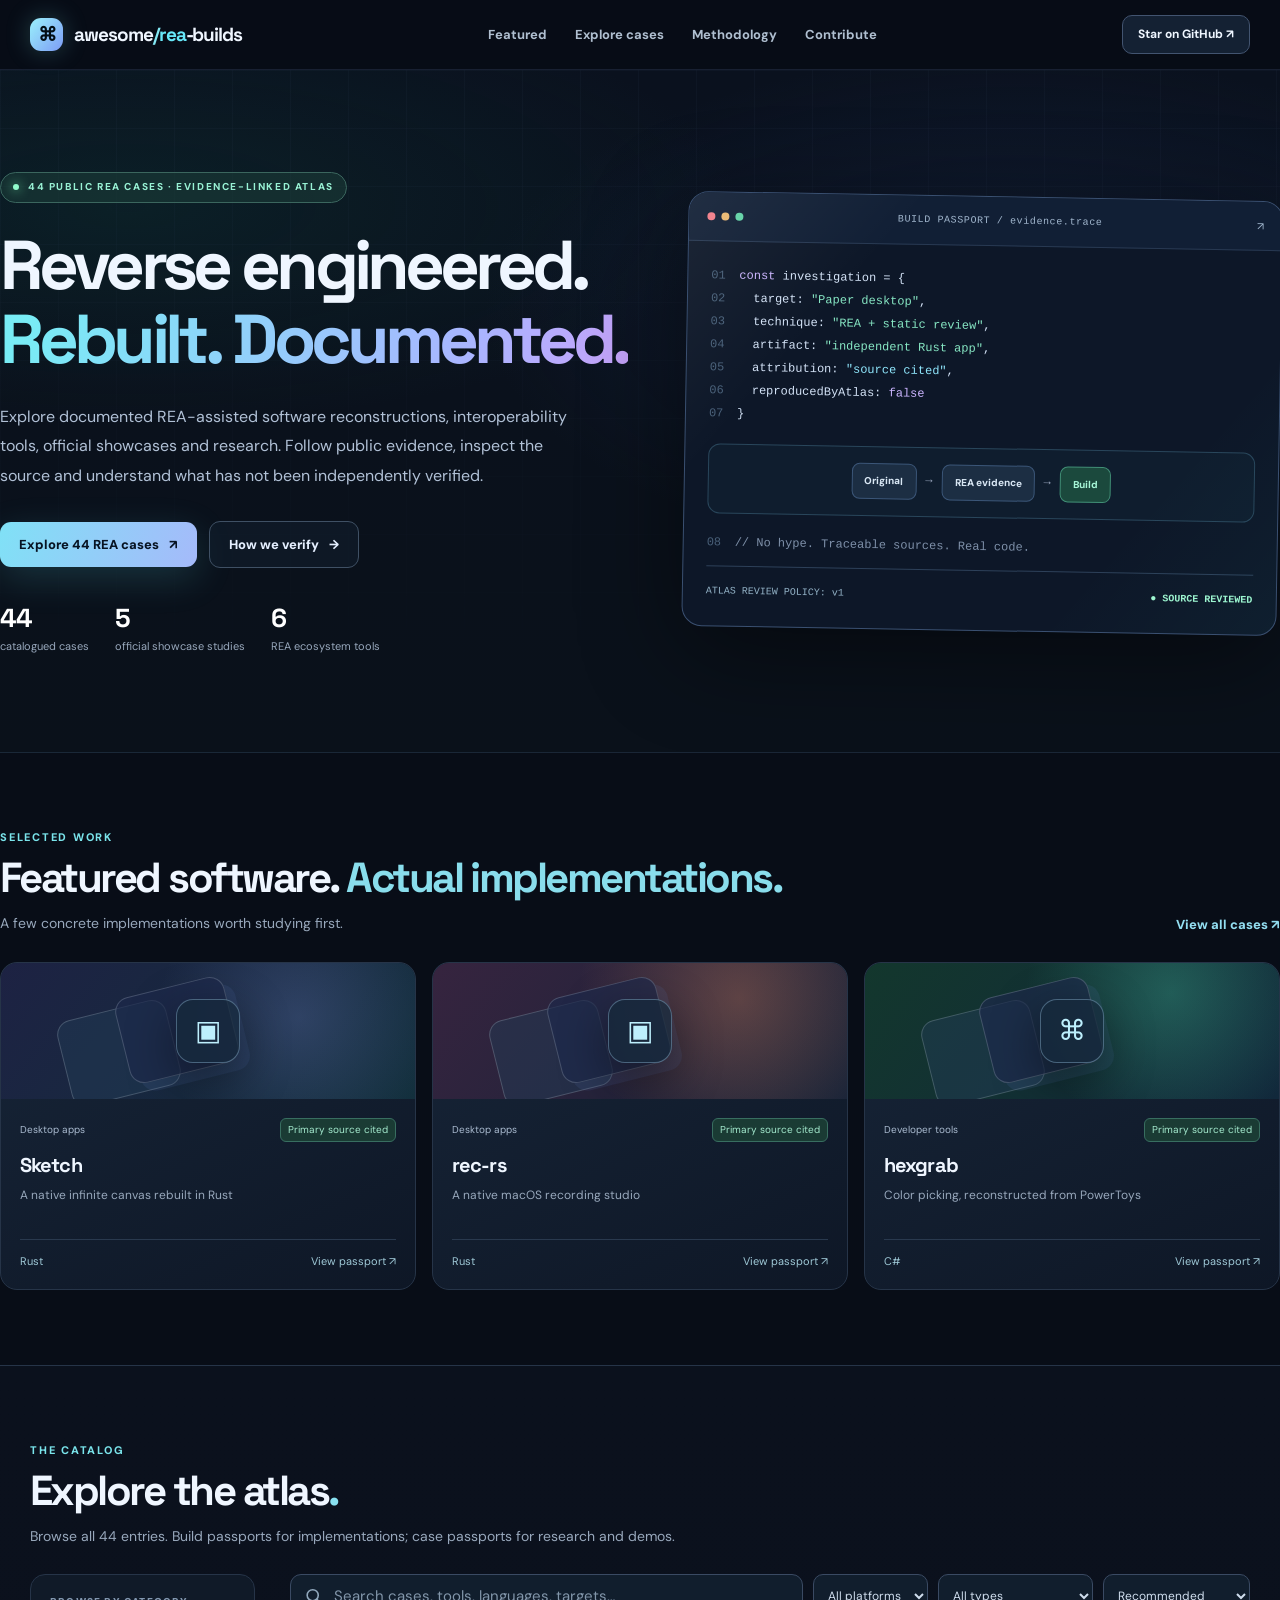
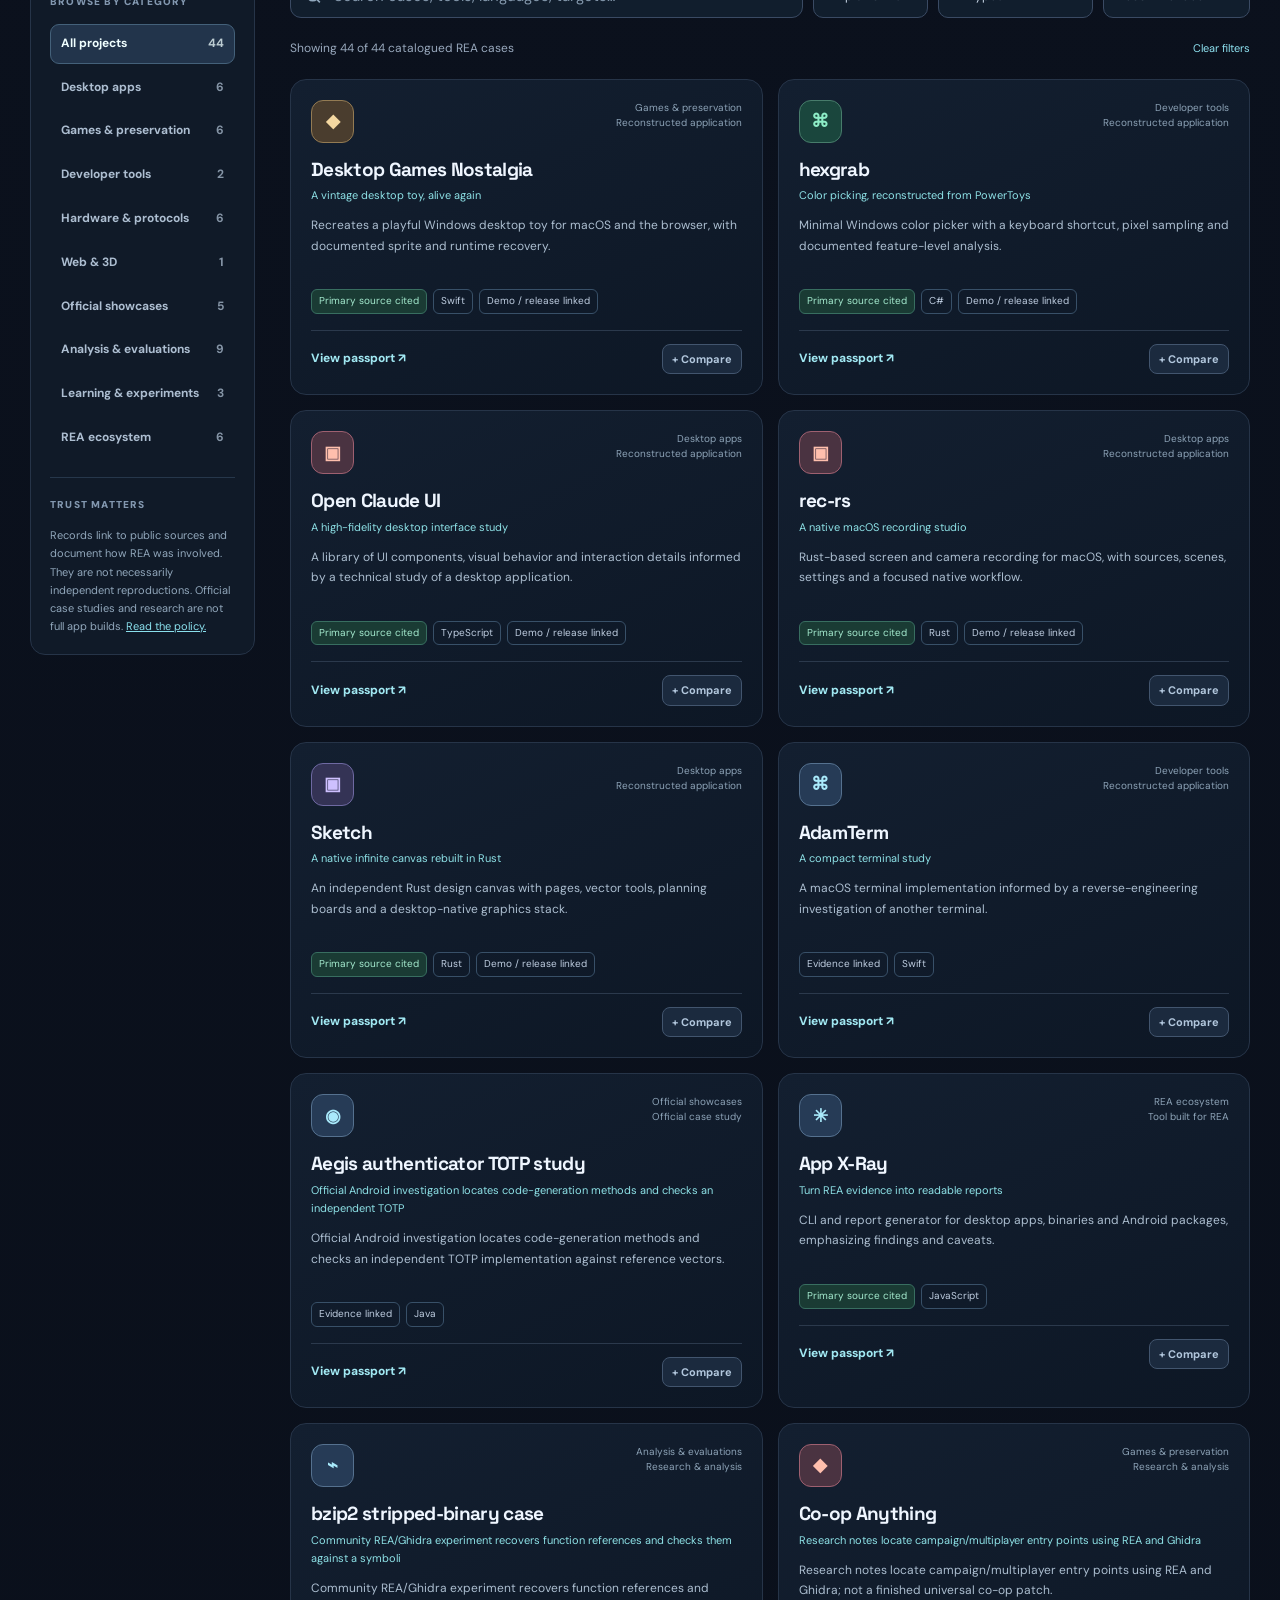
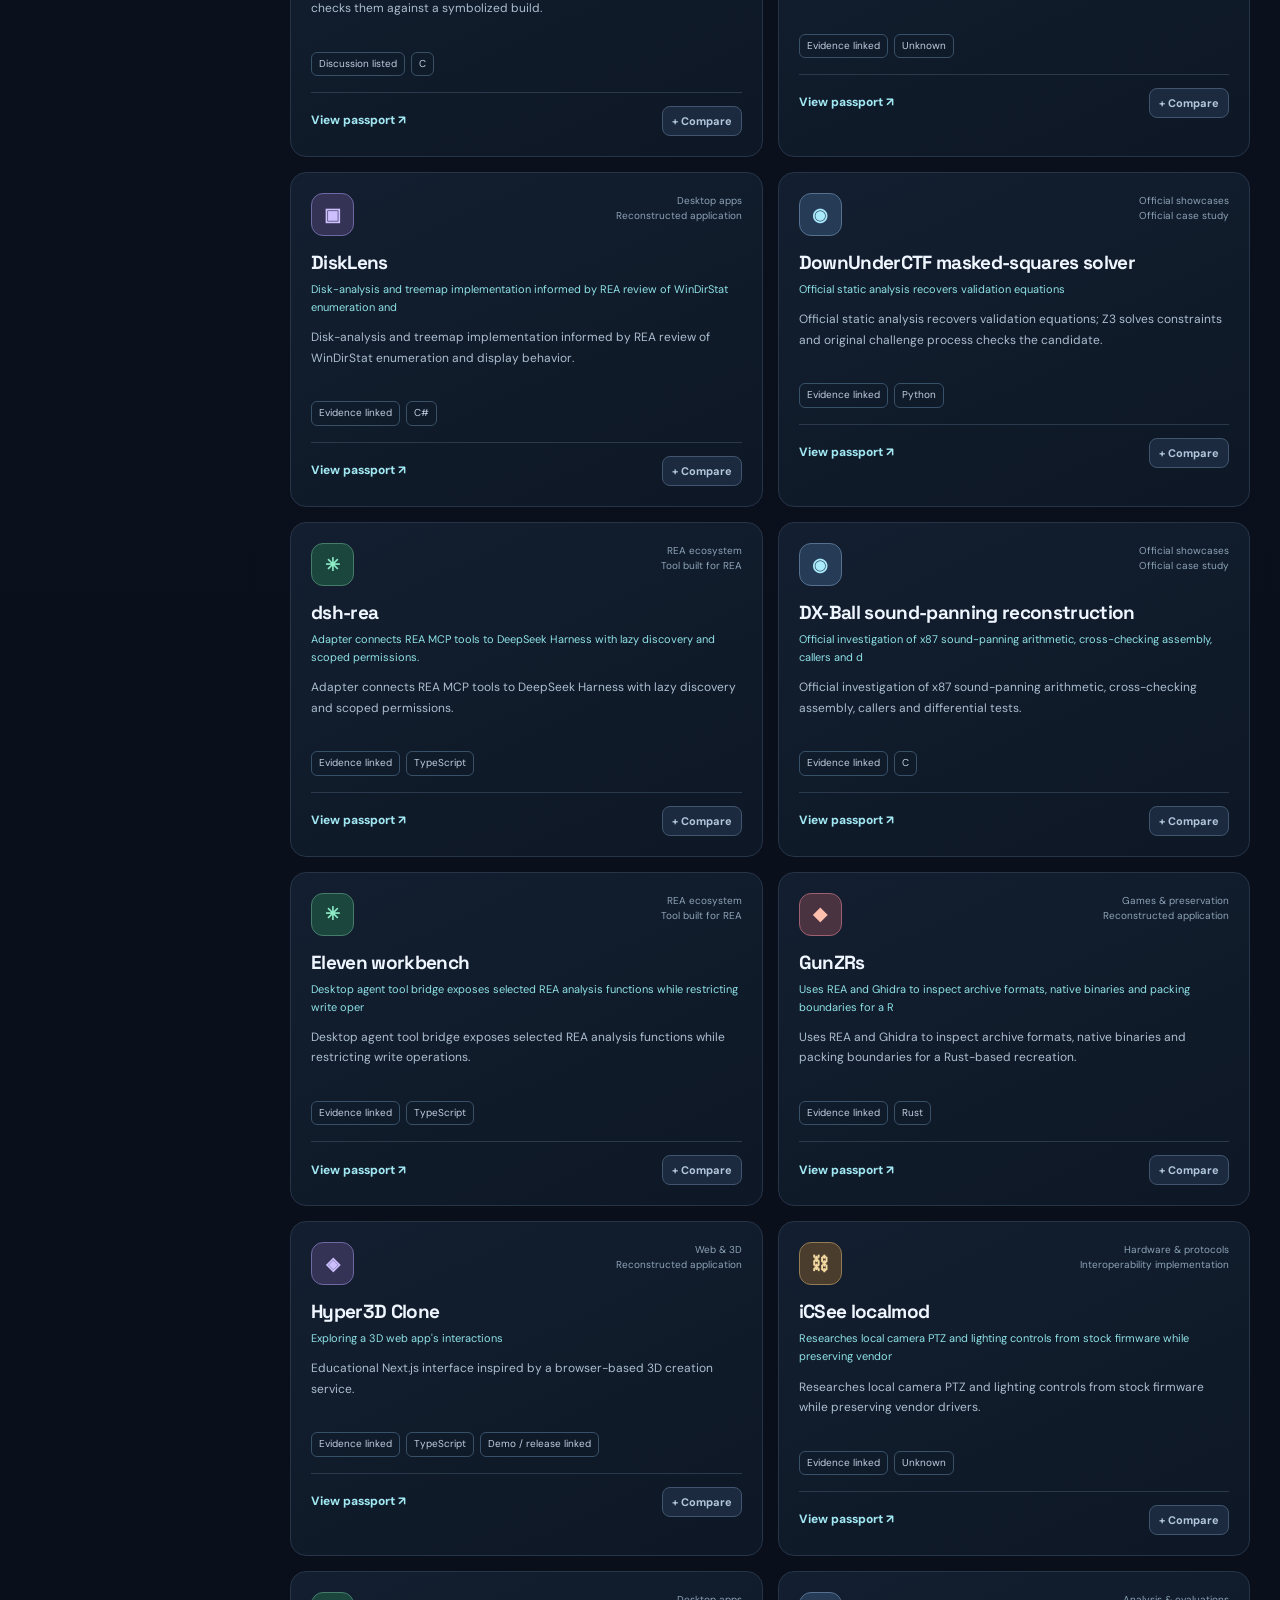
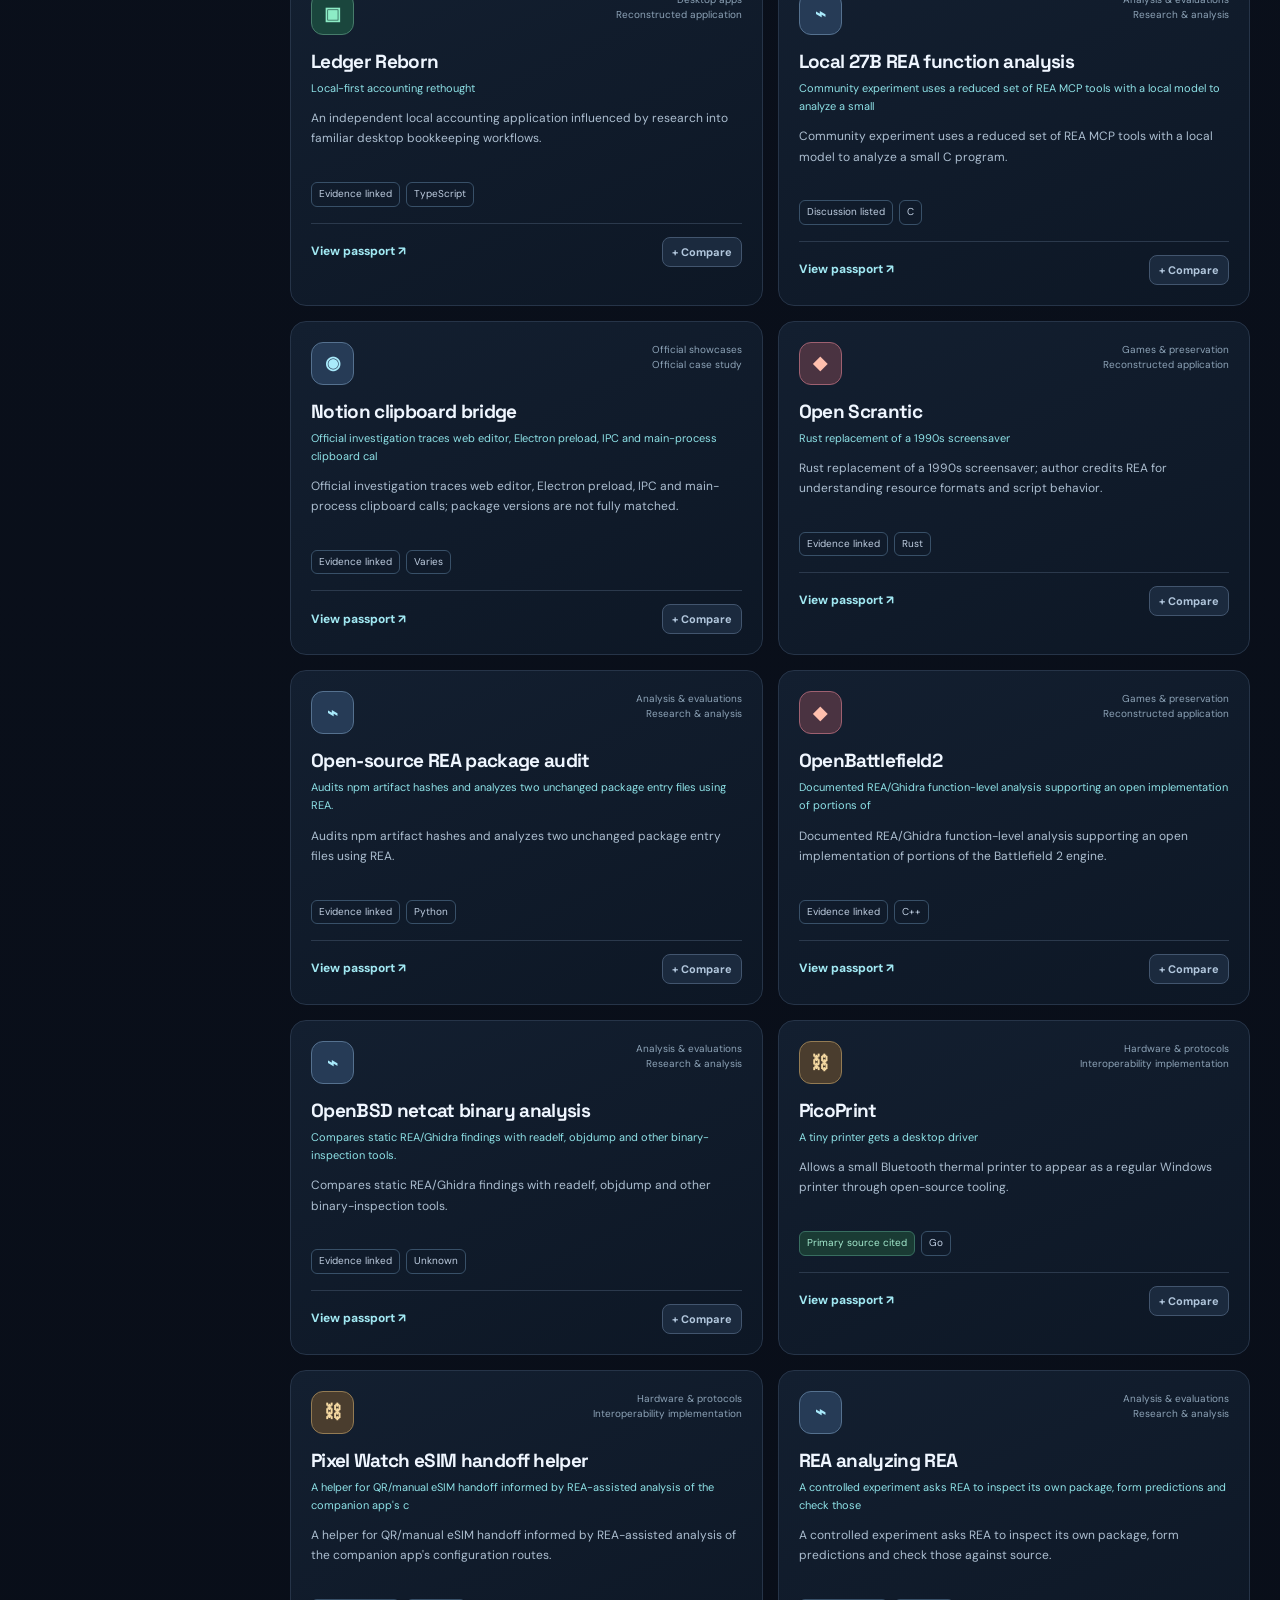
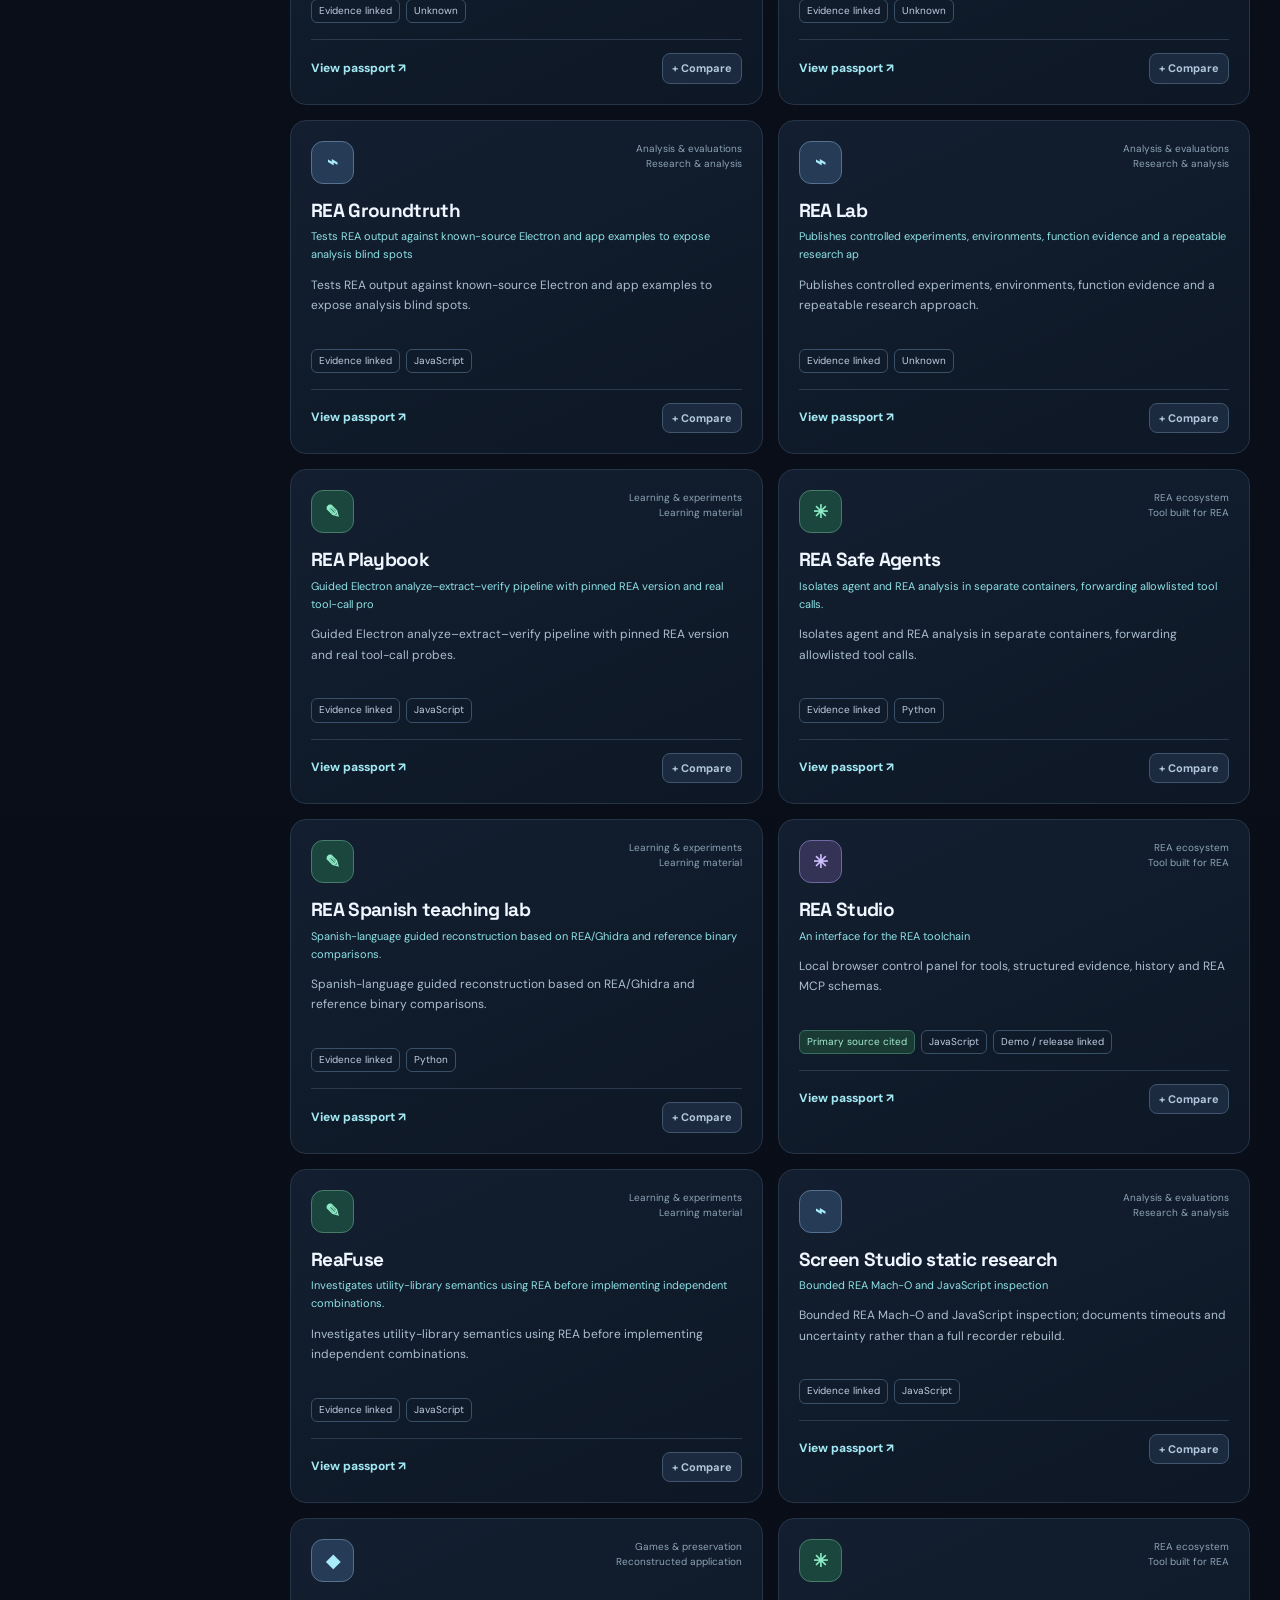
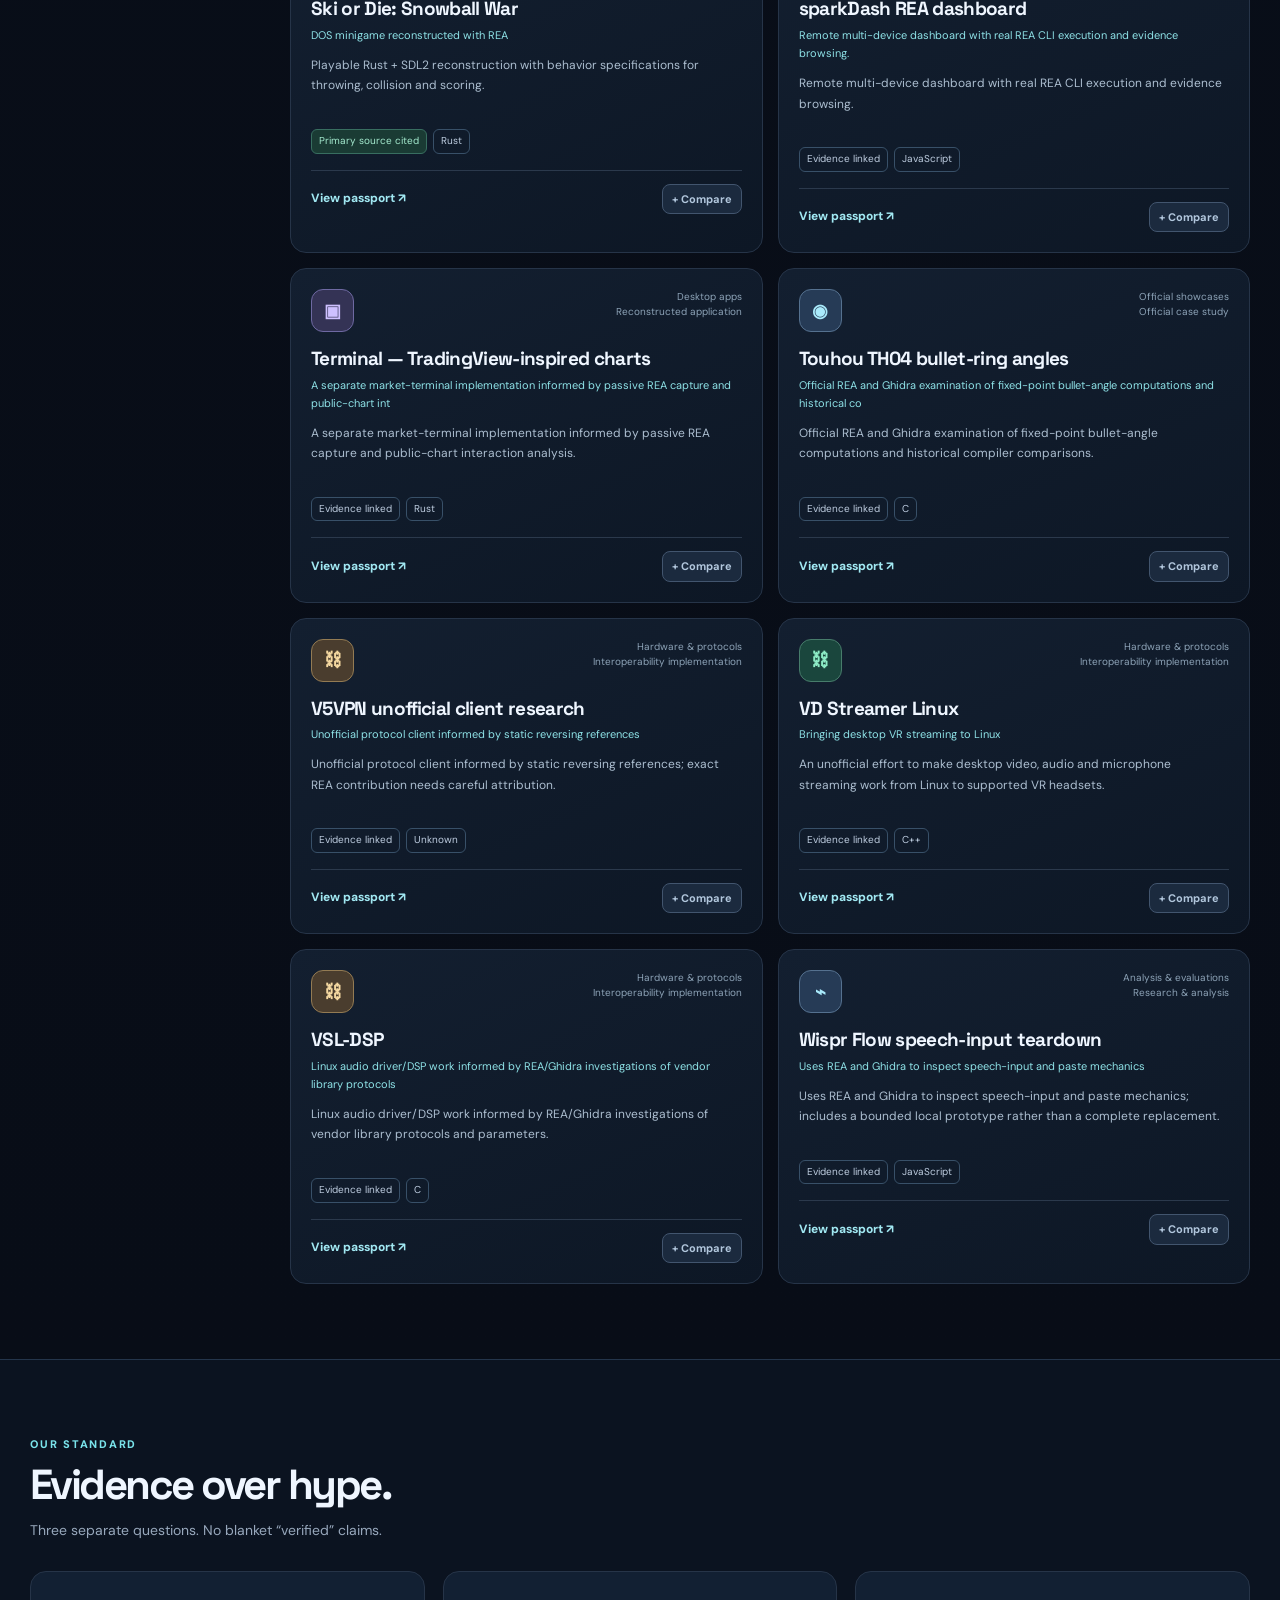
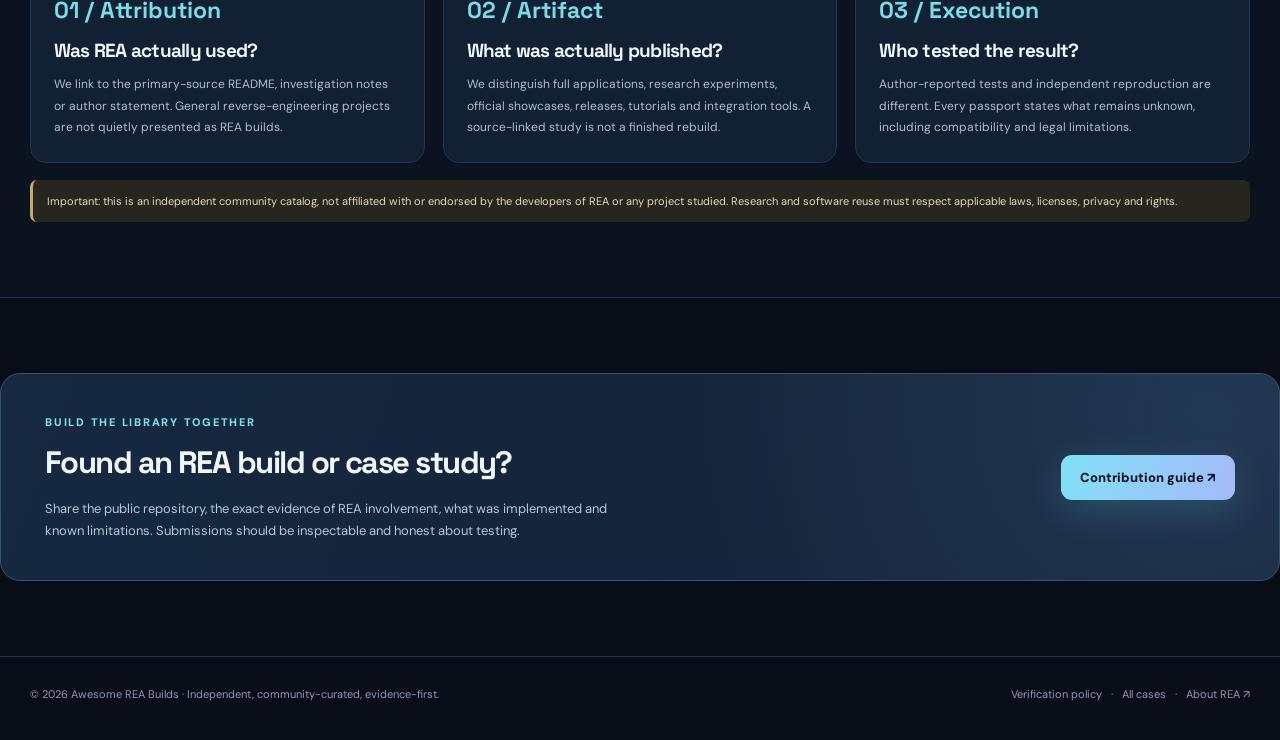
<file: index.html>
<!doctype html>
<html lang="en">
<head>
<meta charset="utf-8"/>
<meta name="viewport" content="width=device-width, initial-scale=1"/>
<meta name="theme-color" content="#080d17"/>
<meta name="description" content="Browse 44 public REA cases: reconstructed apps, interoperability tools, original research, official showcases and learning guides. Check provenance and limits."/>
<meta property="og:title" content="Awesome REA Builds — Reverse engineered. Rebuilt. Documented."/>
<meta property="og:description" content="A curated, evidence-backed atlas of real REA-powered software builds."/>
<title>Awesome REA Builds — The evidence-backed project atlas</title>
<style>@import url('https://fonts.googleapis.com/css2?family=DM+Sans:wght@400;500;600;700;800&family=Space+Grotesk:wght@400;500;600;700&display=swap');
:root{--bg:#080d17;--surface:#101826;--surface2:#131e2d;--line:#263448;--text:#eff6ff;--muted:#98a8bc;--cyan:#67e8f9;--mint:#6ee7bb;--violet:#b4a0ff;--orange:#ffba87;--shadow:0 20px 65px rgba(0,0,0,.25)}
*{box-sizing:border-box}html{scroll-behavior:smooth;scroll-padding-top:92px}body{margin:0;background:var(--bg);color:var(--text);font:15px/1.65 'DM Sans',system-ui,-apple-system,Segoe UI,sans-serif}body.modal-open{overflow:hidden}a{color:inherit;text-decoration:none}button,input,select{font:inherit}button{cursor:pointer}button:disabled{opacity:.45;cursor:not-allowed}a:focus-visible,button:focus-visible,input:focus-visible,select:focus-visible{outline:2px solid var(--cyan);outline-offset:3px}::selection{background:#4fe7e766;color:#fff}
.shell{max-width:1280px;margin:0 auto;padding:0 30px}.topbar{height:70px;position:sticky;top:0;z-index:30;display:flex;align-items:center;border-bottom:1px solid #29344b88;background:#080d17e8;backdrop-filter:blur(24px)}.topbar .shell{width:100%;display:flex;align-items:center;justify-content:space-between;gap:20px}.brand{display:flex;align-items:center;gap:11px;font-family:'Space Grotesk',sans-serif;font-weight:700;letter-spacing:-.055em;font-size:19px;white-space:nowrap}.brand-icon{width:33px;height:33px;border-radius:11px;display:grid;place-items:center;color:#030e15;background:linear-gradient(130deg,#9af1fb,#7d9cf5);box-shadow:0 0 24px #73d7e140}.brand em{font-style:normal;color:var(--cyan)}.navlinks{display:flex;align-items:center;gap:28px;color:#afbfd0;font-size:13px;font-weight:700}.navlinks a:hover{color:white}.gh-link{border:1px solid #425470;background:#142133;padding:9px 15px;border-radius:10px;display:flex;align-items:center;gap:8px;font-size:12px;font-weight:700}.gh-link:hover{border-color:#73dff6}.nav-toggle{display:none;border:1px solid var(--line);background:var(--surface);color:var(--text);padding:8px 11px;border-radius:9px}
.hero-wrap{position:relative;overflow:hidden;border-bottom:1px solid #26344799;background:radial-gradient(ellipse 55% 50% at 79% 35%,#1d325d5e,transparent 75%),radial-gradient(ellipse 60% 40% at 10% 20%,#0f544a36,transparent 80%),linear-gradient(#0a111e,#0a111a)}.hero-wrap:before{content:"";position:absolute;inset:0;opacity:.23;background-image:linear-gradient(#55678e44 1px,transparent 1px),linear-gradient(90deg,#55678e44 1px,transparent 1px);background-size:58px 58px;mask-image:linear-gradient(to bottom,#000 5%,transparent 95%)}.hero{position:relative;padding:102px 0 97px;display:grid;grid-template-columns:1.03fr .97fr;gap:54px;align-items:center}.eyebrow{display:inline-flex;align-items:center;gap:9px;padding:6px 12px;border:1px solid #3b665e;background:#1e403a85;color:#98f1d4;border-radius:100px;font-size:10px;font-weight:800;letter-spacing:.16em;text-transform:uppercase}.live-dot{width:6px;height:6px;border-radius:50%;background:#91facb;box-shadow:0 0 12px #72ffb7}.hero h1{font-family:'Space Grotesk',sans-serif;letter-spacing:-.07em;font-size:clamp(43px,5.4vw,76px);line-height:1.08;margin:25px 0}.hero h1 span{background:linear-gradient(110deg,#78ecf5 5%,#a9b5ff 74%,#c7a2fa);background-clip:text;-webkit-background-clip:text;color:transparent}.hero-desc{color:#b1c1d6;max-width:590px;font-size:16px;line-height:1.85;margin:0 0 30px}.cta-row{display:flex;align-items:center;flex-wrap:wrap;gap:12px}.btn{display:inline-flex;align-items:center;justify-content:center;gap:10px;border-radius:11px;padding:12px 19px;border:1px solid #3f5064;background:#172234;color:#e5efff;font-weight:800;font-size:13px;transition:transform .18s,border-color .18s,background .18s}.btn:hover{transform:translateY(-2px);border-color:#7ee4f4}.btn-primary{background:linear-gradient(110deg,#80e1f6,#a5bafa);color:#071322;border:0;box-shadow:0 11px 37px #5fe3ed2b}.btn-ghost{background:#12203080}.hero-meta{display:flex;gap:26px;flex-wrap:wrap;margin-top:35px;color:var(--muted);font-size:11px}.hero-meta b{font-family:'Space Grotesk',sans-serif;color:white;display:block;font-size:26px;line-height:1.2;letter-spacing:-.045em}.hero-meta span{display:block;margin-top:3px}
.terminal{position:relative;border:1px solid #3a5071;background:#0d1728;border-radius:20px;box-shadow:0 24px 100px #0007,inset 0 1px #657ca222;overflow:hidden;transform:rotate(1deg)}.terminal:after{content:"";pointer-events:none;position:absolute;inset:0;background:linear-gradient(130deg,#fff1,transparent 25%,transparent 75%,#40fff009)}.terminal-head{display:flex;align-items:center;justify-content:space-between;border-bottom:1px solid #283952;background:#111f35;padding:15px 18px;font-size:11px;color:#a2b7ce}.traffic{display:flex;gap:6px}.traffic i{display:block;width:8px;height:8px;border-radius:50%;background:#f17d88}.traffic i:nth-child(2){background:#eab870}.traffic i:nth-child(3){background:#61d2a5}.term-label{font-family:ui-monospace,SFMono-Regular,monospace;font-size:10px;letter-spacing:.06em}.terminal-body{padding:22px 23px 26px;font-family:ui-monospace,SFMono-Regular,Menlo,monospace;font-size:12px;line-height:1.75}.term-line{display:flex;gap:12px;margin:2px 0}.term-num{color:#496079;min-width:16px}.term-main{color:#d4e3f7}.term-purple{color:#cbb5ff}.term-mint{color:#87e7c4}.term-cyan{color:#90e7fd}.term-muted{color:#7e90a9}.workflow{display:flex;gap:9px;align-items:center;margin:19px 0;padding:16px 12px;border-radius:12px;border:1px solid #29465b;background:#1225357a;justify-content:center}.workflow-step{padding:8px 12px;border-radius:8px;border:1px solid #3b5678;background:#1c2e43;font-family:'DM Sans',sans-serif;font-size:10px;font-weight:800;color:#d9e7f4}.workflow-step:last-of-type{background:#1b493d;border-color:#418f76;color:#a6f6d7}.workflow-arrow{color:#9eabc3}.term-status{display:flex;align-items:center;justify-content:space-between;gap:12px;border-top:1px solid #2d4059;padding-top:16px;margin-top:12px;color:#93b2c6;font-size:10px}.term-status strong{color:#9ff6d0;font-weight:700}.orb{position:absolute;right:-16px;top:-38px;width:110px;height:110px;border-radius:50%;background:#80acf74a;filter:blur(55px);z-index:-1}
.section{padding:75px 0}.sectionhead{display:flex;align-items:end;justify-content:space-between;gap:20px;margin-bottom:26px}.kicker{font-size:11px;letter-spacing:.16em;text-transform:uppercase;font-weight:800;color:#7ae4eb}.heading{font-family:'Space Grotesk',sans-serif;font-size:clamp(28px,3.3vw,42px);letter-spacing:-.06em;margin:7px 0 9px;line-height:1.19}.subheading{margin:0;color:var(--muted);font-size:14px}.section-link{font-weight:800;color:#93def1;font-size:13px}.section-link:hover{text-decoration:underline}.featured-grid{display:grid;grid-template-columns:repeat(3,minmax(0,1fr));gap:16px}.feature-card{border:1px solid var(--line);background:linear-gradient(155deg,#172538,#0e1726);border-radius:17px;overflow:hidden;transition:border-color .2s,transform .2s;cursor:pointer}.feature-card:hover,.project-card:hover{border-color:#6a96ae;transform:translateY(-3px)}.visual{height:136px;position:relative;overflow:hidden;display:flex;align-items:center;justify-content:center;background:radial-gradient(circle at 72% 40%,#96a2ff32,transparent 46%),linear-gradient(130deg,#1d2243,#122f3c)}.visual.mint{background:radial-gradient(circle at 74% 22%,#53f0c13d,transparent 45%),linear-gradient(130deg,#13372d,#11283b)}.visual.coral{background:radial-gradient(circle at 74% 26%,#fb966046,transparent 50%),linear-gradient(130deg,#36243f,#162237)}.visual.amber{background:radial-gradient(circle at 74% 24%,#edc57541,transparent 48%),linear-gradient(130deg,#312b35,#182638)}.visual.sky{background:radial-gradient(circle at 74% 24%,#8dccff44,transparent 48%),linear-gradient(130deg,#182d48,#17283a)}.visual:before,.visual:after{content:"";position:absolute;border:1px solid #ecf7ff30;border-radius:15px;transform:rotate(-14deg)}.visual:before{width:110px;height:86px;left:15%;top:34%;background:#233d5677}.visual:after{width:110px;height:86px;left:29%;top:17%;background:#1d294caa;box-shadow:9px 10px 0 #5d76bf20}.visual-glyph{position:relative;z-index:2;width:64px;height:64px;border-radius:17px;display:grid;place-items:center;background:#15283abb;border:1px solid #a9d7f658;box-shadow:0 15px 50px #0007;color:#bdeffd;font-size:28px;font-family:'Space Grotesk',sans-serif}.feature-body{padding:19px}.feature-body h3{font-family:'Space Grotesk',sans-serif;font-size:20px;letter-spacing:-.045em;margin:7px 0 4px}.feature-body p{color:var(--muted);font-size:12px;margin:0 0 14px;min-height:39px}.mini-top{display:flex;justify-content:space-between;align-items:center;gap:8px;font-size:10px;color:#aabbd0}.tag{border:1px solid #385068;padding:3px 7px;border-radius:6px;font-size:10px;color:#bfcee1;white-space:nowrap}.tag-verified{color:#a5ebcf;background:#1a3b34;border-color:#386e60}.feature-foot{display:flex;align-items:center;justify-content:space-between;margin-top:12px;border-top:1px solid #29394e;padding-top:12px;font-size:11px;color:#9fc9d7}
.atlas-section{border-top:1px solid var(--line);background:linear-gradient(#0b111d,#080d17)}.atlas-layout{display:grid;grid-template-columns:225px minmax(0,1fr);gap:35px;align-items:start}.aside{position:sticky;top:92px;border:1px solid var(--line);border-radius:15px;background:#101a28;padding:19px}.aside-title{color:#8297af;font-size:10px;font-weight:900;text-transform:uppercase;letter-spacing:.12em;margin:0 0 13px}.category-list{display:grid;gap:4px}.category-list button{display:flex;justify-content:space-between;gap:10px;text-align:left;border:1px solid transparent;border-radius:9px;background:none;color:#adbed1;padding:9px 10px;font-weight:700;font-size:12px}.category-list button:hover{background:#1c2a3d}.category-list button.active{background:#22344b;border-color:#44617a;color:#f0ffff}.category-list em{font-style:normal;opacity:.75}.aside-divider{height:1px;background:#26374b;margin:19px 0}.aside-note{color:#91a7bb;font-size:11px;line-height:1.65;margin:0}.aside-note a{color:#8ae0ed;text-decoration:underline}.toolbar{display:flex;flex-wrap:wrap;gap:10px;align-items:center;margin-bottom:16px}.searchbox{flex:1;min-width:210px;position:relative}.searchbox svg{position:absolute;left:14px;top:50%;transform:translateY(-50%);color:#91a8bd}.searchbox input{width:100%;background:#111e2d;color:#f0f6ff;border:1px solid #3a4a63;border-radius:11px;min-height:44px;padding:0 15px 0 43px;outline:none}.searchbox input:focus{border-color:#87dfe8;box-shadow:0 0 0 3px #67e8f91c}.searchbox input::placeholder{color:#8296aa}.toolbar select{border-radius:10px;border:1px solid #3a4a63;background:#111e2d;color:#cfdded;padding:0 10px;min-height:44px;font-size:12px;max-width:155px}.catalog-heading{display:flex;align-items:center;justify-content:space-between;gap:10px;margin:18px 0}.catalog-heading p{font-size:12px;color:var(--muted);margin:0}.clear-btn{background:none;border:none;color:#8fe3f2;font-size:11px;padding:3px 0}.projects-grid{display:grid;grid-template-columns:repeat(2,minmax(0,1fr));gap:15px}.project-card{border:1px solid var(--line);background:linear-gradient(155deg,#131f30,#0d1725);border-radius:16px;padding:20px;min-width:0;transition:transform .2s,border-color .2s}.pc-top{display:flex;justify-content:space-between;gap:10px;align-items:start}.pc-icon{width:43px;height:43px;display:grid;place-items:center;font-family:'Space Grotesk',sans-serif;font-weight:700;font-size:18px;border:1px solid #55718f;border-radius:12px;background:#263b56;color:#a9eafb}.pc-icon.mint{background:#1a463d;border-color:#477c6b;color:#8decc6}.pc-icon.coral{background:#4a3341;border-color:#9e6070;color:#ffbfad}.pc-icon.amber{background:#4a3d2e;border-color:#937b53;color:#f4d8a1}.pc-icon.violet{background:#343355;border-color:#6e69a2;color:#cec0ff}.pc-meta{text-align:right;font-size:10px;color:#8da3b7;line-height:1.5}.pc-title{font:700 19px/1.25 'Space Grotesk',sans-serif;letter-spacing:-.035em;margin:15px 0 5px}.pc-subtitle{font-size:11px;color:#8ee2e7;margin:0 0 11px}.pc-desc{color:#acbed0;font-size:12px;line-height:1.7;min-height:61px;margin:0 0 13px}.chips{display:flex;flex-wrap:wrap;gap:6px}.pc-foot{display:flex;align-items:center;justify-content:space-between;gap:8px;border-top:1px solid #2b394c;padding-top:13px;margin-top:16px}.linkbtn{background:transparent;color:#a1e8f2;border:none;padding:0;font-size:12px;font-weight:800}.linkbtn:hover{text-decoration:underline}.comparebtn{font-size:11px;font-weight:700;border:1px solid #42556e;border-radius:8px;padding:5px 9px;color:#b2c7dd;background:#1b2a3e}.comparebtn.selected{border-color:#74e1c7;background:#1c4b40;color:#bdf6e2}.empty{padding:46px 20px;text-align:center;border:1px dashed #52627b;border-radius:15px;color:var(--muted)}.empty strong{display:block;color:white;font-size:18px;margin-bottom:5px}
.methods{background:#0b1320;border-top:1px solid #24354b;border-bottom:1px solid #24354b}.methods-grid{display:grid;grid-template-columns:repeat(3,minmax(0,1fr));gap:18px;margin-top:29px}.method{border:1px solid var(--line);border-radius:16px;background:#122033;padding:23px}.method .step{color:#76ddea;font:700 23px 'Space Grotesk',sans-serif}.method h3{font-family:'Space Grotesk',sans-serif;letter-spacing:-.04em;margin:10px 0 8px;font-size:19px}.method p{color:#aebed2;font-size:12px;line-height:1.8;margin:0}.contribute{display:flex;align-items:center;justify-content:space-between;gap:30px;background:radial-gradient(circle at 95% 20%,#4e7cad42,transparent 45%),linear-gradient(110deg,#162940,#142034);border:1px solid #35546e;border-radius:20px;padding:39px 44px}.contribute h2{font-family:'Space Grotesk',sans-serif;letter-spacing:-.05em;font-size:31px;margin:6px 0 10px}.contribute p{max-width:600px;color:#b3c9d8;margin:0;font-size:13px}.foot{border-top:1px solid var(--line);padding:28px 0 36px;color:#8c9cb0;font-size:11px}.foot .shell{display:flex;justify-content:space-between;flex-wrap:wrap;gap:10px}.foot a:hover{color:#c8eff6}
.comparebar{position:fixed;z-index:35;bottom:19px;left:50%;transform:translateX(-50%);max-width:min(810px,calc(100vw - 32px));width:100%;background:#1b2a3d;border:1px solid #60839e;border-radius:14px;padding:12px 15px;box-shadow:0 19px 60px #000a;display:none;align-items:center;justify-content:space-between;gap:10px}.comparebar.visible{display:flex}.comparebar span{color:#d5e9f8;font-size:12px;font-weight:700}.comparebar .actions{display:flex;gap:9px}.comparebar .btn{padding:8px 12px;font-size:11px}
.overlay{position:fixed;inset:0;background:#010711db;backdrop-filter:blur(9px);z-index:60;display:none;overflow:auto;padding:25px 15px}.overlay.open{display:block}.dialog{width:min(850px,100%);margin:30px auto;background:#0f1928;border:1px solid #496179;border-radius:22px;box-shadow:0 30px 100px #000a;overflow:hidden}.dialog-head{padding:28px 34px;background:radial-gradient(ellipse at 85% 25%,#5170a851,transparent 60%),linear-gradient(120deg,#192c42,#121e31);border-bottom:1px solid #364963;position:relative}.dialog-topline{display:flex;justify-content:space-between;gap:15px;align-items:start}.dialog-closer{background:#22364a;border:1px solid #496079;color:#dce8f3;border-radius:10px;font-size:20px;line-height:1;padding:7px 11px}.dialog h2{font:700 clamp(27px,4vw,39px)/1.14 'Space Grotesk',sans-serif;letter-spacing:-.055em;margin:11px 0 8px}.dialog-head p{max-width:640px;margin:0;color:#b7c9db;font-size:13px}.dialog-body{padding:30px 34px}.detail-grid{display:grid;grid-template-columns:1fr 1fr;gap:18px}.detail-box{border:1px solid #2d4057;border-radius:13px;padding:17px;background:#152237}.detail-box h3{margin:0 0 10px;font:700 15px 'Space Grotesk',sans-serif}.detail-box p{font-size:12px;color:#b1c4d6;margin:0;line-height:1.8}.detail-label{color:#7ddce9;font-size:10px;letter-spacing:.13em;font-weight:800;text-transform:uppercase;margin:22px 0 7px}.detail-copy{margin:0;color:#bfcede;font-size:13px;line-height:1.8}.detail-links{display:flex;flex-wrap:wrap;gap:9px;margin:22px 0 0}.detail-links .btn{padding:9px 13px;font-size:12px}.code-wrap{position:relative;border:1px solid #3a5066;background:#090f1b;border-radius:11px;margin-top:12px}.code-wrap pre{white-space:pre-wrap;word-break:break-word;overflow:auto;color:#a4edd6;font:12px/1.7 ui-monospace,SFMono-Regular,monospace;padding:15px 74px 15px 17px;margin:0}.code-wrap button{position:absolute;right:10px;top:10px;background:#203145;border:1px solid #48607a;color:#d7eafa;border-radius:7px;padding:5px 9px;font-size:10px}.comparison{overflow:auto}.comparison table{border-collapse:collapse;width:100%;min-width:530px}.comparison th,.comparison td{text-align:left;vertical-align:top;padding:12px;border-bottom:1px solid #2a3c53;font-size:12px}.comparison th{color:#80e3ef;white-space:nowrap}.comparison td{color:#c5d6e7}.comparison td:first-child{width:105px;color:#879db3}.notice{border-left:3px solid #c9a86e;background:#26261f;color:#e5d9bf;font-size:11px;padding:12px 14px;border-radius:7px;margin-top:17px}
@media(max-width:1050px){.hero{grid-template-columns:1fr 1fr;gap:24px}.hero h1{font-size:55px}.atlas-layout{grid-template-columns:180px 1fr;gap:20px}.aside{padding:13px}.projects-grid{gap:12px}.terminal-body{padding:14px}.workflow-step{padding:6px 9px}}@media(max-width:830px){.hero{grid-template-columns:1fr;gap:42px;padding:70px 0}.terminal{max-width:590px;transform:none}.hero h1{font-size:58px}.featured-grid{grid-template-columns:repeat(2,1fr)}.featured-grid article:last-child{display:none}.atlas-layout{grid-template-columns:1fr}.aside{position:static}.category-list{display:flex;overflow-x:auto;gap:5px}.category-list button{white-space:nowrap}.aside-divider,.aside-note{display:none}.methods-grid{grid-template-columns:1fr 1fr}.methods-grid .method:last-child{grid-column:span 2}.navlinks{gap:14px}}@media(max-width:610px){.shell{padding:0 17px}.topbar{height:62px}.brand{font-size:17px}.brand-icon{width:30px;height:30px}.nav-toggle{display:block}.navlinks{position:absolute;top:61px;left:0;right:0;display:none;background:#101a2a;border-bottom:1px solid #31465e;padding:15px 20px;flex-direction:column;align-items:stretch;gap:16px}.navlinks.open{display:flex}.gh-link{display:none}.hero{padding:62px 0}.hero h1{font-size:clamp(41px,10.5vw,58px)}.hero-desc{font-size:14px}.hero-meta{gap:17px}.hero-meta b{font-size:21px}.terminal-body{font-size:10px}.workflow{gap:5px}.workflow-step{font-size:9px;padding:5px 7px}.featured-grid,.projects-grid,.methods-grid{grid-template-columns:1fr}.featured-grid article:last-child{display:block}.methods-grid .method:last-child{grid-column:span 1}.section{padding:53px 0}.sectionhead{align-items:start}.heading{font-size:30px}.toolbar select{flex:1;max-width:none}.searchbox{flex-basis:100%}.project-card{padding:17px}.contribute{padding:25px;display:block}.contribute .btn{margin-top:20px}.dialog{margin:0 auto}.dialog-head,.dialog-body{padding:20px}.detail-grid{grid-template-columns:1fr}.comparebar{bottom:10px}.comparebar span{font-size:10px}.foot .shell{display:block}.foot .shell>span{display:block;margin-bottom:8px}}
@media(prefers-reduced-motion:reduce){html{scroll-behavior:auto}*,*:before,*:after{animation:none!important;transition:none!important}}
/* Prevent filter chips and long select labels from expanding the mobile grid. */
.atlas-layout > *, .atlas-layout > div, .toolbar, .category-list { min-width:0; }
@media (max-width:830px){.atlas-layout{grid-template-columns:minmax(0,1fr)}.category-list{max-width:100%;overflow-x:auto}}
@media (max-width:610px){.toolbar select{min-width:0;width:0}.toolbar .searchbox{min-width:0}}
</style>
</head>
<body>
<header class="topbar"><div class="shell"><a class="brand" href="#top" aria-label="Awesome REA Builds home"><span class="brand-icon">⌘</span><span>awesome<span style="color:#83e9f5">/</span><em>rea</em>-builds</span></a><nav id="navlinks" class="navlinks" aria-label="Main navigation"><a href="#featured">Featured</a><a href="#atlas">Explore cases</a><a href="#methodology">Methodology</a><a href="#contribute">Contribute</a></nav><a class="gh-link" id="header-github" href="https://github.com/morluto/rea" target="_blank" rel="noopener noreferrer">Explore REA on GitHub ↗</a><button class="nav-toggle" id="nav-toggle" aria-expanded="false" aria-controls="navlinks" aria-label="Toggle navigation">☰</button></div></header>
<main id="top">
<section class="hero-wrap"><div class="shell hero"><div><div class="eyebrow"><i class="live-dot"></i> 44 public REA cases · evidence-linked atlas</div><h1>Reverse engineered.<br><span>Rebuilt. Documented.</span></h1><p class="hero-desc">Explore documented REA-assisted software reconstructions, interoperability tools, official showcases and research. Follow public evidence, inspect the source and understand what has not been independently verified.</p><div class="cta-row"><a href="#atlas" class="btn btn-primary">Explore 44 REA cases <span aria-hidden="true">↗</span></a><a href="#methodology" class="btn btn-ghost">How we verify <span aria-hidden="true">→</span></a></div><div class="hero-meta"><div><b id="total-hero">—</b><span>catalogued cases</span></div><div><b id="apps-hero">—</b><span>official showcase studies</span></div><div><b id="tools-hero">—</b><span>REA ecosystem tools</span></div></div></div><div style="position:relative"><div class="orb"></div><div class="terminal" aria-label="Diagram showing research, REA evidence and rebuild workflow"><div class="terminal-head"><div class="traffic"><i></i><i></i><i></i></div><span class="term-label">BUILD PASSPORT / evidence.trace</span><span>↗</span></div><div class="terminal-body"><div class="term-line"><span class="term-num">01</span><span class="term-main"><span class="term-purple">const</span> investigation = {</span></div><div class="term-line"><span class="term-num">02</span><span class="term-main">&nbsp; target: <span class="term-mint">"Paper desktop"</span>,</span></div><div class="term-line"><span class="term-num">03</span><span class="term-main">&nbsp; technique: <span class="term-mint">"REA + static review"</span>,</span></div><div class="term-line"><span class="term-num">04</span><span class="term-main">&nbsp; artifact: <span class="term-mint">"independent Rust app"</span>,</span></div><div class="term-line"><span class="term-num">05</span><span class="term-main">&nbsp; attribution: <span class="term-cyan">"source cited"</span>,</span></div><div class="term-line"><span class="term-num">06</span><span class="term-main">&nbsp; reproducedByAtlas: <span class="term-purple">false</span></span></div><div class="term-line"><span class="term-num">07</span><span class="term-main">}</span></div><div class="workflow"><span class="workflow-step">Original</span><span class="workflow-arrow">→</span><span class="workflow-step">REA evidence</span><span class="workflow-arrow">→</span><span class="workflow-step">Build</span></div><div class="term-line"><span class="term-num">08</span><span class="term-muted">// No hype. Traceable sources. Real code.</span></div><div class="term-status"><span>ATLAS REVIEW POLICY: v1</span><strong>● SOURCE REVIEWED</strong></div></div></div></div></div></section>
<section class="section shell" id="featured"><div class="sectionhead"><div><div class="kicker">SELECTED WORK</div><h2 class="heading">Featured software. <span style="color:#89ddec">Actual implementations.</span></h2><p class="subheading">A few concrete implementations worth studying first.</p></div><a href="#atlas" class="section-link">View all cases ↗</a></div><div id="featured-grid" class="featured-grid" aria-live="polite"></div></section>
<section class="section atlas-section" id="atlas"><div class="shell"><div class="sectionhead"><div><div class="kicker">THE CATALOG</div><h2 class="heading">Explore the atlas<span style="color:#89e1f1">.</span></h2><p class="subheading">Browse all 44 entries. Build passports for implementations; case passports for research and demos.</p></div></div><div class="atlas-layout"><aside class="aside" aria-label="Project categories"><p class="aside-title">BROWSE BY CATEGORY</p><div id="categories" class="category-list"></div><div class="aside-divider"></div><p class="aside-title">TRUST MATTERS</p><p class="aside-note">Records link to public sources and document how REA was involved. They are not necessarily independent reproductions. Official case studies and research are not full app builds. <a href="#methodology">Read the policy.</a></p></aside><div><div class="toolbar"><label for="search" class="searchbox"><svg width="19" height="19" viewBox="0 0 24 24" fill="none" stroke="currentColor" stroke-width="2" aria-hidden="true"><circle cx="11" cy="11" r="7"/><path d="m20 20-4-4"/></svg><input type="search" id="search" placeholder="Search cases, tools, languages, targets…" autocomplete="off" aria-label="Search projects"/></label><select id="platform" aria-label="Filter by platform"><option value="">All platforms</option><option>Windows</option><option>macOS</option><option>Linux</option><option>Web</option></select><select id="kind" aria-label="Filter by kind"><option value="">All types</option><option value="Reconstructed application">Rebuilt apps</option><option value="Interoperability implementation">Interoperability</option><option value="Tool built for REA">REA tools</option><option value="Official case study">Official studies</option><option value="Research &amp; analysis">Research &amp; analysis</option><option value="Learning material">Learning guides</option></select><select id="sort" aria-label="Sort projects"><option value="featured">Recommended</option><option value="name">A → Z</option><option value="reviewed">Recently reviewed</option></select></div><div class="catalog-heading"><p id="result-count" aria-live="polite">Loading projects…</p><button id="reset" class="clear-btn">Clear filters</button></div><div id="projects-grid" class="projects-grid"></div><div id="empty" class="empty" hidden><strong>No matching projects</strong>Try broadening your search or clearing a filter.</div></div></div></div></section>
<section class="section methods" id="methodology"><div class="shell"><div class="kicker">OUR STANDARD</div><h2 class="heading">Evidence over hype.</h2><p class="subheading">Three separate questions. No blanket “verified” claims.</p><div class="methods-grid"><div class="method"><div class="step">01 / Attribution</div><h3>Was REA actually used?</h3><p>We link to the primary-source README, investigation notes or author statement. General reverse-engineering projects are not quietly presented as REA builds.</p></div><div class="method"><div class="step">02 / Artifact</div><h3>What was actually published?</h3><p>We distinguish full applications, research experiments, official showcases, releases, tutorials and integration tools. A source-linked study is not a finished rebuild.</p></div><div class="method"><div class="step">03 / Execution</div><h3>Who tested the result?</h3><p>Author-reported tests and independent reproduction are different. Every passport states what remains unknown, including compatibility and legal limitations.</p></div></div><div class="notice">Important: this is an independent community catalog, not affiliated with or endorsed by the developers of REA or any project studied. Research and software reuse must respect applicable laws, licenses, privacy and rights.</div></div></section>
<section class="section shell" id="contribute"><div class="contribute"><div><div class="kicker">BUILD THE LIBRARY TOGETHER</div><h2>Found an REA build or case study?</h2><p>Share the public repository, the exact evidence of REA involvement, what was implemented and known limitations. Submissions should be inspectable and honest about testing.</p></div><a class="btn btn-primary" id="contribute-link" href="https://github.com" target="_blank" rel="noopener noreferrer">Contribution guide ↗</a></div></section>
</main><footer class="foot"><div class="shell"><span>© 2026 Awesome REA Builds · Independent, community-curated, evidence-first.</span><span><a href="#methodology">Verification policy</a> &nbsp; · &nbsp; <a href="#atlas">All cases</a> &nbsp; · &nbsp; <a href="https://github.com/morluto/rea" target="_blank" rel="noopener noreferrer">About REA ↗</a></span></div></footer>
<div id="comparebar" class="comparebar" role="status" aria-live="polite"><span id="compare-label">0 selected</span><div class="actions"><button class="btn" id="compare-clear">Clear</button><button class="btn btn-primary" id="compare-open">Compare ↗</button></div></div>
<div id="overlay" class="overlay" aria-hidden="true"><section class="dialog" role="dialog" aria-modal="true" aria-labelledby="dialog-title"><div id="dialog-content"></div></section></div>
<script type="application/json" id="build-data">[{"id":"sketch","name":"Sketch","subtitle":"A native infinite canvas rebuilt in Rust","category":"Desktop apps","kind":"Reconstructed application","original":"Paper desktop design application","repo":"https://github.com/michaelshimeles/sketch","demo":"https://site-u66w.vercel.app","evidence":"https://github.com/michaelshimeles/sketch/blob/main/README.md","evidenceType":"Primary-source attribution","evidenceNote":"The README explicitly states that Paper's behavior was investigated using REA and Claude Code.","description":"An independent Rust design canvas with pages, vector tools, planning boards and a desktop-native graphics stack.","built":"Rust · wgpu · winit · egui","languages":["Rust"],"platforms":["macOS","Windows","Linux"],"tags":["Canvas","Desktop","Design"],"proof":"README documents a demo mode and build commands; the catalog has not independently run the app.","limitations":"Not a feature-identical copy of Paper. Some interfaces and hardware combinations remain untested by its author.","run":"cargo build --release\n./target/release/sketch-rs --demo","featured":true,"reviewed":"2026-11-11","execution":"Author-documented tests","accent":"violet"},{"id":"rec-rs","name":"rec-rs","subtitle":"A native macOS recording studio","category":"Desktop apps","kind":"Reconstructed application","original":"OBS Studio","repo":"https://github.com/michaelshimeles/rec-rs","demo":"https://rec-rs.vercel.app","evidence":"https://github.com/michaelshimeles/rec-rs/blob/main/README.md","evidenceType":"Primary-source attribution","evidenceNote":"The author credits REA and Claude Code for studying OBS and documents the clean-room implementation boundary.","description":"Rust-based screen and camera recording for macOS, with sources, scenes, settings and a focused native workflow.","built":"Rust · macOS capture frameworks","languages":["Rust"],"platforms":["macOS"],"tags":["Recording","Screen capture","Media"],"proof":"Build instructions and unit tests are documented in the project README.","limitations":"Not a drop-in OBS replacement; permissions, hardware and capture modes require local validation.","run":"./scripts/build.sh\ncargo test","featured":true,"reviewed":"2026-11-11","execution":"Author-documented tests","accent":"coral"},{"id":"hexgrab","name":"hexgrab","subtitle":"Color picking, reconstructed from PowerToys","category":"Developer tools","kind":"Reconstructed application","original":"Microsoft PowerToys Color Picker","repo":"https://github.com/iammukeshm/hexgrab","demo":"https://github.com/iammukeshm/hexgrab/releases/latest","evidence":"https://github.com/iammukeshm/hexgrab/blob/main/docs/rea-findings.md","evidenceType":"Primary-source attribution","evidenceNote":"The author published an individual REA findings report checked against public PowerToys source.","description":"Minimal Windows color picker with a keyboard shortcut, pixel sampling and documented feature-level analysis.","built":"C# · .NET 10","languages":["C#"],"platforms":["Windows"],"tags":["Utility","PowerToys","Tested"],"proof":"README describes an end-to-end PowerShell test and says eight of nine REA findings were fully correct.","limitations":"Windows-only; unsigned application releases may display a SmartScreen warning.","run":"dotnet build hexgrab.slnx","featured":true,"reviewed":"2026-11-11","execution":"Author-documented tests","accent":"mint"},{"id":"desktop-games-nostalgia","name":"Desktop Games Nostalgia","subtitle":"A vintage desktop toy, alive again","category":"Games & preservation","kind":"Reconstructed application","original":"Gemtree Desktop Games / Stress Reducers (2000)","repo":"https://github.com/ucodia/desktop-games-nostalgia","demo":"https://ucodia.github.io/desktop-games-nostalgia/","evidence":"https://github.com/ucodia/desktop-games-nostalgia/blob/main/README.md","evidenceType":"Primary-source attribution","evidenceNote":"The author describes using REA and Ghidra to recover interpreter and asset behavior.","description":"Recreates a playful Windows desktop toy for macOS and the browser, with documented sprite and runtime recovery.","built":"Swift · JavaScript · Python","languages":["Swift","JavaScript"],"platforms":["macOS","Web"],"tags":["Retro","Preservation","Playable demo"],"proof":"Browser demo and macOS self-test mechanism are linked from its public repository.","limitations":"Third-party visuals and sounds remain protected by their owners; compatibility is not independently reproduced here.","run":"See upstream README for macOS and browser setup.","featured":true,"reviewed":"2026-11-11","execution":"Author-documented tests","accent":"amber"},{"id":"ski-or-die","name":"Ski or Die: Snowball War","subtitle":"DOS minigame reconstructed with REA","category":"Games & preservation","kind":"Reconstructed application","original":"Ski or Die DOS Snowball War minigame","repo":"https://github.com/tuunanet/rea-ski-or-die-reconstruction","demo":null,"evidence":"https://github.com/tuunanet/rea-ski-or-die-reconstruction/blob/main/README.md","evidenceType":"Primary-source attribution","evidenceNote":"The README includes specific REA CLI/Ghidra steps and analysis notes.","description":"Playable Rust + SDL2 reconstruction with behavior specifications for throwing, collision and scoring.","built":"Rust · SDL2 · Ghidra adapter","languages":["Rust","Python"],"platforms":["Linux","Windows"],"tags":["DOS","16-bit","Reverse engineering"],"proof":"Source and documented build instructions exist, but the catalog did not reproduce the result.","limitations":"Only one minigame was reconstructed, with approximated timing and no redistributable original assets.","run":"See upstream README; original game assets must be supplied from an authorized copy.","featured":false,"reviewed":"2026-11-11","execution":"Not independently tested","accent":"sky"},{"id":"open-claude-ui","name":"Open Claude UI","subtitle":"A high-fidelity desktop interface study","category":"Desktop apps","kind":"Reconstructed application","original":"Claude Desktop user interface","repo":"https://github.com/Caho1/open-claude-ui","demo":"https://openclaudeui.com","evidence":"https://github.com/Caho1/open-claude-ui/blob/main/README-en.md","evidenceType":"Primary-source attribution","evidenceNote":"The author attributes the UI investigation to REA and publishes structured technical documentation.","description":"A library of UI components, visual behavior and interaction details informed by a technical study of a desktop application.","built":"React · TypeScript","languages":["TypeScript"],"platforms":["Web"],"tags":["UI components","Design system","Electron"],"proof":"Open-source code and detailed author-provided investigation records are public.","limitations":"Reconstruction claims are author-reported and have not been independently validated by this catalog; not affiliated with Claude.","run":"See upstream README for package setup and examples.","featured":true,"reviewed":"2026-11-11","execution":"Not independently tested","accent":"coral"},{"id":"ledger-reborn","name":"Ledger Reborn","subtitle":"Local-first accounting rethought","category":"Desktop apps","kind":"Reconstructed application","original":"QuickBooks Desktop for Mac","repo":"https://github.com/lxistired/ledger-reborn","demo":null,"evidence":"https://github.com/lxistired/ledger-reborn/blob/main/README.md","evidenceType":"Author-reported attribution","evidenceNote":"The project description identifies itself as REA-assisted desktop accounting; detailed reproducibility needs further review.","description":"An independent local accounting application influenced by research into familiar desktop bookkeeping workflows.","built":"Desktop application · local ledger","languages":["TypeScript"],"platforms":["macOS","Windows"],"tags":["Accounting","Local-first","Productivity"],"proof":"The public repository describes downloadable builds, but they were not independently executed by this catalog.","limitations":"Target features, releases and attribution depth need periodic review; do not rely on it for regulated accounting without validation.","run":"Follow the current upstream installation documentation.","featured":false,"reviewed":"2026-11-11","execution":"Not independently tested","accent":"mint"},{"id":"hyper3d-clone","name":"Hyper3D Clone","subtitle":"Exploring a 3D web app's interactions","category":"Web & 3D","kind":"Reconstructed application","original":"Hyper3D Rodin web interface","repo":"https://github.com/payswapdotorg/hyper3d-clone","demo":"https://hyper3d-clone.vercel.app","evidence":"https://github.com/payswapdotorg/hyper3d-clone/blob/main/README.md","evidenceType":"Author-reported attribution","evidenceNote":"The repository publicly describes a REA-informed educational reconstruction of web interaction.","description":"Educational Next.js interface inspired by a browser-based 3D creation service.","built":"Next.js · Three.js","languages":["TypeScript"],"platforms":["Web"],"tags":["3D","Next.js","Interface"],"proof":"A publicly linked web demo exists; functionality and REA provenance require further independent checking.","limitations":"Not an independently verified equivalent to the original service or its model generation capabilities.","run":"See upstream README for local development.","featured":false,"reviewed":"2026-11-11","execution":"Not independently tested","accent":"violet"},{"id":"adamterm","name":"AdamTerm","subtitle":"A compact terminal study","category":"Developer tools","kind":"Reconstructed application","original":"Ghostty terminal on macOS","repo":"https://github.com/AdamLinCodes/AdamTerm","demo":null,"evidence":"https://github.com/AdamLinCodes/AdamTerm/blob/main/README.md","evidenceType":"Author-reported attribution","evidenceNote":"The repository describes building a minimal macOS terminal after studying Ghostty with REA.","description":"A macOS terminal implementation informed by a reverse-engineering investigation of another terminal.","built":"Native macOS terminal","languages":["Swift"],"platforms":["macOS"],"tags":["Terminal","macOS","Developer"],"proof":"Public source is available; build and terminal compatibility have not been checked here.","limitations":"The project is experimental and should not be assumed feature-complete or shell-compatible.","run":"Refer to the upstream repository for setup and current limitations.","featured":false,"reviewed":"2026-11-11","execution":"Not independently tested","accent":"sky"},{"id":"picoprint","name":"PicoPrint","subtitle":"A tiny printer gets a desktop driver","category":"Hardware & protocols","kind":"Interoperability implementation","original":"LX-D02 Bluetooth printer / Funny Print Android app","repo":"https://github.com/bigtower17/picoprint","demo":null,"evidence":"https://github.com/bigtower17/picoprint/blob/main/README.md","evidenceType":"Primary-source attribution","evidenceNote":"README credits REA for Android app analysis alongside other protocol research.","description":"Allows a small Bluetooth thermal printer to appear as a regular Windows printer through open-source tooling.","built":"Go · Windows printing","languages":["Go"],"platforms":["Windows"],"tags":["Bluetooth","Printing","Protocols"],"proof":"Source and compilation commands are documented; hardware has not been independently checked by this catalog.","limitations":"Requires the compatible printer and local Windows setup; installation has multiple manual steps.","run":"go build -o tp.exe ./cmd/tp","featured":false,"reviewed":"2026-11-11","execution":"Not independently tested","accent":"amber"},{"id":"vd-streamer-linux","name":"VD Streamer Linux","subtitle":"Bringing desktop VR streaming to Linux","category":"Hardware & protocols","kind":"Interoperability implementation","original":"Virtual Desktop Streamer for macOS / Windows","repo":"https://github.com/cudanexus/vd-streamer-linux","demo":null,"evidence":"https://github.com/cudanexus/vd-streamer-linux/blob/main/README.md","evidenceType":"Author-reported attribution","evidenceNote":"The public repository describes an unofficial Linux port built using Claude Code and REA.","description":"An unofficial effort to make desktop video, audio and microphone streaming work from Linux to supported VR headsets.","built":"Linux native platform layer","languages":["C++"],"platforms":["Linux"],"tags":["VR","Linux","Compatibility"],"proof":"The project publishes its approach and source code; device compatibility has not been checked here.","limitations":"Unofficial software with vendor compatibility and redistribution considerations.","run":"See upstream README for dependencies and supported VR devices.","featured":false,"reviewed":"2026-11-11","execution":"Not independently tested","accent":"mint"},{"id":"rea-studio","name":"REA Studio","subtitle":"An interface for the REA toolchain","category":"REA ecosystem","kind":"Tool built for REA","original":"REA MCP tooling","repo":"https://github.com/theyishaik-lab/rea-studio","demo":"https://rea-studio.sites.tab.bot/","evidence":"https://github.com/theyishaik-lab/rea-studio/blob/main/README.md","evidenceType":"Primary-source attribution","evidenceNote":"The README describes a UI that invokes REA tools through MCP. This is an integration, not a REA-assisted reconstruction.","description":"Local browser control panel for tools, structured evidence, history and REA MCP schemas.","built":"Node.js · MCP · Web UI","languages":["JavaScript"],"platforms":["Web","Linux","macOS"],"tags":["MCP","Tooling","Analysis"],"proof":"A static demonstration and setup instructions are published by the author.","limitations":"The online demo replays recorded responses. Local analysis requires an installed and configured REA environment.","run":"See upstream README; configure REA and start the local app.","featured":false,"reviewed":"2026-11-11","execution":"Not independently tested","accent":"violet"},{"id":"app-xray","name":"App X-Ray","subtitle":"Turn REA evidence into readable reports","category":"REA ecosystem","kind":"Tool built for REA","original":"REA results and application packages","repo":"https://github.com/Eliot5566/app-xray","demo":null,"evidence":"https://github.com/Eliot5566/app-xray/blob/main/README.md","evidenceType":"Primary-source attribution","evidenceNote":"The README explicitly states that REA performs the underlying analysis and this tool formats findings.","description":"CLI and report generator for desktop apps, binaries and Android packages, emphasizing findings and caveats.","built":"Node.js · CLI · Reports","languages":["JavaScript"],"platforms":["Windows","macOS","Linux"],"tags":["Reporting","Analysis","MCP"],"proof":"Project source, instructions and tests are documented; no independent scan was performed by the catalog.","limitations":"Reports inherit uncertainty from REA and cannot certify the security of a target application.","run":"npm install\nnpm test","featured":false,"reviewed":"2026-11-11","execution":"Not independently tested","accent":"sky"},{"id":"dx-ball","name":"DX-Ball sound-panning reconstruction","subtitle":"Official investigation of x87 sound-panning arithmetic, cross-checking assembly, callers and d","category":"Official showcases","kind":"Official case study","original":"DX-Ball 1.07 Win32 x86 sound function","repo":"https://rea.tools/showcase/dx-ball/","evidence":"https://github.com/morluto/rea/blob/42fc6c53ae188978deb3bedfe88287b6b316ba22/website/evidence/dx-ball-sound-pan.md","evidenceType":"Source-reported evidence","evidenceNote":"A public, case-specific source describes the role of REA; claims have not been independently reproduced by this atlas.","description":"Official investigation of x87 sound-panning arithmetic, cross-checking assembly, callers and differential tests.","built":"Function-level or feature-level investigation","languages":["C"],"platforms":["Not confirmed"],"tags":["Official showcases","REA","Official case study"],"proof":"Official showcase records a bounded function/feature investigation; not a full app replacement. No catalog-side reproduction.","limitations":"This is an official focused investigation, not a full application recreation.","run":"See the linked source for documented instructions and artifacts.","featured":false,"reviewed":"2026-11-11","execution":"Not independently tested","accent":"sky"},{"id":"notion-clipboard","name":"Notion clipboard bridge","subtitle":"Official investigation traces web editor, Electron preload, IPC and main-process clipboard cal","category":"Official showcases","kind":"Official case study","original":"Notion Desktop 7.6.1 Electron clipboard IPC","repo":"https://rea.tools/showcase/notion/","evidence":"https://github.com/morluto/rea/blob/42fc6c53ae188978deb3bedfe88287b6b316ba22/website/evidence/notion-clipboard.md","evidenceType":"Source-reported evidence","evidenceNote":"A public, case-specific source describes the role of REA; claims have not been independently reproduced by this atlas.","description":"Official investigation traces web editor, Electron preload, IPC and main-process clipboard calls; package versions are not fully matched.","built":"Function-level or feature-level investigation","languages":["Varies"],"platforms":["Not confirmed"],"tags":["Official showcases","REA","Official case study"],"proof":"Official showcase records a bounded function/feature investigation; not a full app replacement. No catalog-side reproduction.","limitations":"This is an official focused investigation, not a full application recreation.","run":"See the linked source for documented instructions and artifacts.","featured":false,"reviewed":"2026-11-11","execution":"Not independently tested","accent":"sky"},{"id":"th04","name":"Touhou TH04 bullet-ring angles","subtitle":"Official REA and Ghidra examination of fixed-point bullet-angle computations and historical co","category":"Official showcases","kind":"Official case study","original":"Touhou 4 on PC-98, 16-bit DOS executable","repo":"https://rea.tools/showcase/th04/","evidence":"https://github.com/morluto/rea/blob/42fc6c53ae188978deb3bedfe88287b6b316ba22/website/evidence/th04-bullet-ring.md","evidenceType":"Source-reported evidence","evidenceNote":"A public, case-specific source describes the role of REA; claims have not been independently reproduced by this atlas.","description":"Official REA and Ghidra examination of fixed-point bullet-angle computations and historical compiler comparisons.","built":"Function-level or feature-level investigation","languages":["C"],"platforms":["Not confirmed"],"tags":["Official showcases","REA","Official case study"],"proof":"Official showcase records a bounded function/feature investigation; not a full app replacement. No catalog-side reproduction.","limitations":"This is an official focused investigation, not a full application recreation.","run":"See the linked source for documented instructions and artifacts.","featured":false,"reviewed":"2026-11-11","execution":"Not independently tested","accent":"sky"},{"id":"aegis-totp","name":"Aegis authenticator TOTP study","subtitle":"Official Android investigation locates code-generation methods and checks an independent TOTP ","category":"Official showcases","kind":"Official case study","original":"Aegis Authenticator Android APK 3.4.3","repo":"https://rea.tools/showcase/aegis/","evidence":"https://github.com/morluto/rea/blob/42fc6c53ae188978deb3bedfe88287b6b316ba22/website/public/showcase/aegis/index.html","evidenceType":"Source-reported evidence","evidenceNote":"A public, case-specific source describes the role of REA; claims have not been independently reproduced by this atlas.","description":"Official Android investigation locates code-generation methods and checks an independent TOTP implementation against reference vectors.","built":"Function-level or feature-level investigation","languages":["Java"],"platforms":["Not confirmed"],"tags":["Official showcases","REA","Official case study"],"proof":"Official showcase records a bounded function/feature investigation; not a full app replacement. No catalog-side reproduction.","limitations":"This is an official focused investigation, not a full application recreation.","run":"See the linked source for documented instructions and artifacts.","featured":false,"reviewed":"2026-11-11","execution":"Not independently tested","accent":"sky"},{"id":"masked-squares","name":"DownUnderCTF masked-squares solver","subtitle":"Official static analysis recovers validation equations","category":"Official showcases","kind":"Official case study","original":"2023 DownUnderCTF stripped ELF flag checker","repo":"https://rea.tools/showcase/ctf/","evidence":"https://github.com/morluto/rea/blob/42fc6c53ae188978deb3bedfe88287b6b316ba22/website/evidence/ctf-masked-squares.md","evidenceType":"Source-reported evidence","evidenceNote":"A public, case-specific source describes the role of REA; claims have not been independently reproduced by this atlas.","description":"Official static analysis recovers validation equations; Z3 solves constraints and original challenge process checks the candidate.","built":"Function-level or feature-level investigation","languages":["Python"],"platforms":["Not confirmed"],"tags":["Official showcases","REA","Official case study"],"proof":"Official showcase records a bounded function/feature investigation; not a full app replacement. No catalog-side reproduction.","limitations":"This is an official focused investigation, not a full application recreation.","run":"See the linked source for documented instructions and artifacts.","featured":false,"reviewed":"2026-11-11","execution":"Not independently tested","accent":"sky"},{"id":"terminal","name":"Terminal — TradingView-inspired charts","subtitle":"A separate market-terminal implementation informed by passive REA capture and public-chart int","category":"Desktop apps","kind":"Reconstructed application","original":"Public logged-out TradingView chart page behavior","repo":"https://github.com/michaelshimeles/terminal","evidence":"https://github.com/michaelshimeles/terminal/blob/0690de8c6c86e1939d9226a482ebe7476cc79156/README.md","evidenceType":"Source-reported evidence","evidenceNote":"A public, case-specific source describes the role of REA; claims have not been independently reproduced by this atlas.","description":"A separate market-terminal implementation informed by passive REA capture and public-chart interaction analysis.","built":"Independent implementation; see original repository for details","languages":["Rust"],"platforms":["Not confirmed"],"tags":["Desktop apps","REA","Reconstructed application"],"proof":"The linked source describes the investigation or artifact; our review does not establish a functioning build on our hardware.","limitations":"Source-reported work; code quality, execution environment, feature completeness and permissions were not independently tested.","run":"See the linked source for documented instructions and artifacts.","featured":false,"reviewed":"2026-11-11","execution":"Not independently tested","accent":"violet"},{"id":"wispr-flow-teardown","name":"Wispr Flow speech-input teardown","subtitle":"Uses REA and Ghidra to inspect speech-input and paste mechanics","category":"Analysis & evaluations","kind":"Research & analysis","original":"Wispr Flow 1.6.1102 Electron and native helper","repo":"https://github.com/az9713/wispr-flow-rea-teardown","evidence":"https://github.com/az9713/wispr-flow-rea-teardown/blob/5edbe6fcf70bbb4594d565212a5ecc7b0c7dfe68/README.md","evidenceType":"Source-reported evidence","evidenceNote":"A public, case-specific source describes the role of REA; claims have not been independently reproduced by this atlas.","description":"Uses REA and Ghidra to inspect speech-input and paste mechanics; includes a bounded local prototype rather than a complete replacement.","built":"Published research notes and experiments","languages":["JavaScript"],"platforms":["Not confirmed"],"tags":["Analysis","REA","Research & analysis"],"proof":"The linked source describes the investigation or artifact; our review does not establish a functioning build on our hardware.","limitations":"This is a technical investigation or proof-of-concept, not a complete production application. Upstream claims and experiments were not independently replicated.","run":"See the linked source for documented instructions and artifacts.","featured":false,"reviewed":"2026-11-11","execution":"Not independently tested","accent":"sky"},{"id":"disklens","name":"DiskLens","subtitle":"Disk-analysis and treemap implementation informed by REA review of WinDirStat enumeration and ","category":"Desktop apps","kind":"Reconstructed application","original":"WinDirStat 2.5.0 binary and open-source code","repo":"https://github.com/KarlssonChristoffer/DiskLens","evidence":"https://github.com/KarlssonChristoffer/DiskLens/blob/c7d67f4b084b408d9b3e1bb22ee8723727494488/README.md","evidenceType":"Source-reported evidence","evidenceNote":"A public, case-specific source describes the role of REA; claims have not been independently reproduced by this atlas.","description":"Disk-analysis and treemap implementation informed by REA review of WinDirStat enumeration and display behavior.","built":"Independent implementation; see original repository for details","languages":["C#"],"platforms":["Not confirmed"],"tags":["Desktop apps","REA","Reconstructed application"],"proof":"The linked source describes the investigation or artifact; our review does not establish a functioning build on our hardware.","limitations":"Source-reported work; code quality, execution environment, feature completeness and permissions were not independently tested.","run":"See the linked source for documented instructions and artifacts.","featured":false,"reviewed":"2026-11-11","execution":"Not independently tested","accent":"violet"},{"id":"screenstudio-research","name":"Screen Studio static research","subtitle":"Bounded REA Mach-O and JavaScript inspection","category":"Analysis & evaluations","kind":"Research & analysis","original":"Screen Studio 3.7.3-4540 macOS application","repo":"https://github.com/Royo-Qiao/screenstudio-rea-research","evidence":"https://github.com/Royo-Qiao/screenstudio-rea-research/blob/01ef9c96ad7dfc86023fa9254ee96fdfb73d6720/docs/evidence.md","evidenceType":"Source-reported evidence","evidenceNote":"A public, case-specific source describes the role of REA; claims have not been independently reproduced by this atlas.","description":"Bounded REA Mach-O and JavaScript inspection; documents timeouts and uncertainty rather than a full recorder rebuild.","built":"Published research notes and experiments","languages":["JavaScript"],"platforms":["Not confirmed"],"tags":["Analysis","REA","Research & analysis"],"proof":"The linked source describes the investigation or artifact; our review does not establish a functioning build on our hardware.","limitations":"This is a technical investigation or proof-of-concept, not a complete production application. Upstream claims and experiments were not independently replicated.","run":"See the linked source for documented instructions and artifacts.","featured":false,"reviewed":"2026-11-11","execution":"Not independently tested","accent":"sky"},{"id":"openbattlefield2","name":"OpenBattlefield2","subtitle":"Documented REA/Ghidra function-level analysis supporting an open implementation of portions of","category":"Games & preservation","kind":"Reconstructed application","original":"Battlefield 2 1.5 client and rendering DLLs","repo":"https://github.com/Moxnatiy/OpenBattlefield2","evidence":"https://github.com/Moxnatiy/OpenBattlefield2/blob/48078865c89ab6c3a98af8ecb06a40349b640e34/docs/functions/hud-crosshair.md","evidenceType":"Source-reported evidence","evidenceNote":"A public, case-specific source describes the role of REA; claims have not been independently reproduced by this atlas.","description":"Documented REA/Ghidra function-level analysis supporting an open implementation of portions of the Battlefield 2 engine.","built":"Independent implementation; see original repository for details","languages":["C++"],"platforms":["Not confirmed"],"tags":["Games","REA","Reconstructed application"],"proof":"The linked source describes the investigation or artifact; our review does not establish a functioning build on our hardware.","limitations":"Source-reported work; code quality, execution environment, feature completeness and permissions were not independently tested.","run":"See the linked source for documented instructions and artifacts.","featured":false,"reviewed":"2026-11-11","execution":"Not independently tested","accent":"coral"},{"id":"gunzrs","name":"GunZRs","subtitle":"Uses REA and Ghidra to inspect archive formats, native binaries and packing boundaries for a R","category":"Games & preservation","kind":"Reconstructed application","original":"GunZ: The Duel client executable and MRS archives","repo":"https://github.com/OpenRsG/GunZRs","evidence":"https://github.com/OpenRsG/GunZRs/blob/485575b7451912ed1d62661c388663b08dce4faf/docs/formats.md","evidenceType":"Source-reported evidence","evidenceNote":"A public, case-specific source describes the role of REA; claims have not been independently reproduced by this atlas.","description":"Uses REA and Ghidra to inspect archive formats, native binaries and packing boundaries for a Rust-based recreation.","built":"Independent implementation; see original repository for details","languages":["Rust"],"platforms":["Not confirmed"],"tags":["Games","REA","Reconstructed application"],"proof":"The linked source describes the investigation or artifact; our review does not establish a functioning build on our hardware.","limitations":"Source-reported work; code quality, execution environment, feature completeness and permissions were not independently tested.","run":"See the linked source for documented instructions and artifacts.","featured":false,"reviewed":"2026-11-11","execution":"Not independently tested","accent":"coral"},{"id":"coop-anything","name":"Co-op Anything","subtitle":"Research notes locate campaign/multiplayer entry points using REA and Ghidra","category":"Games & preservation","kind":"Research & analysis","original":"C&C3 campaign and World in Conflict multiplayer entry points","repo":"https://github.com/cranebeaker/coop-anything","evidence":"https://github.com/cranebeaker/coop-anything/blob/9e972b6d8e8aa62c53ad933cff3b64ae489e4ee3/games/command-and-conquer-3/NOTES.md","evidenceType":"Source-reported evidence","evidenceNote":"A public, case-specific source describes the role of REA; claims have not been independently reproduced by this atlas.","description":"Research notes locate campaign/multiplayer entry points using REA and Ghidra; not a finished universal co-op patch.","built":"Published research notes and experiments","languages":["Unknown"],"platforms":["Not confirmed"],"tags":["Games","REA","Research & analysis"],"proof":"The linked source describes the investigation or artifact; our review does not establish a functioning build on our hardware.","limitations":"This is a technical investigation or proof-of-concept, not a complete production application. Upstream claims and experiments were not independently replicated.","run":"See the linked source for documented instructions and artifacts.","featured":false,"reviewed":"2026-11-11","execution":"Not independently tested","accent":"coral"},{"id":"open-scrantic","name":"Open Scrantic","subtitle":"Rust replacement of a 1990s screensaver","category":"Games & preservation","kind":"Reconstructed application","original":"Johnny Castaway / Screen Antics 1992 screensaver","repo":"https://github.com/glauberlima/open-scrantic","evidence":"https://github.com/glauberlima/open-scrantic/blob/8c049614158f2adb09e517ce9e29da89e8a3ac38/README.md","evidenceType":"Source-reported evidence","evidenceNote":"A public, case-specific source describes the role of REA; claims have not been independently reproduced by this atlas.","description":"Rust replacement of a 1990s screensaver; author credits REA for understanding resource formats and script behavior.","built":"Independent implementation; see original repository for details","languages":["Rust"],"platforms":["Not confirmed"],"tags":["Games","REA","Reconstructed application"],"proof":"The linked source describes the investigation or artifact; our review does not establish a functioning build on our hardware.","limitations":"Source-reported work; code quality, execution environment, feature completeness and permissions were not independently tested.","run":"See the linked source for documented instructions and artifacts.","featured":false,"reviewed":"2026-11-11","execution":"Not independently tested","accent":"coral"},{"id":"vsl-dsp","name":"VSL-DSP","subtitle":"Linux audio driver/DSP work informed by REA/Ghidra investigations of vendor library protocols ","category":"Hardware & protocols","kind":"Interoperability implementation","original":"PreSonus Universal Control vendor DSP libraries","repo":"https://github.com/grisuno/VSL-DSP","evidence":"https://github.com/grisuno/VSL-DSP/blob/e619f0877ffca3c183be37cdd9474f2d7e348ad5/README.md","evidenceType":"Source-reported evidence","evidenceNote":"A public, case-specific source describes the role of REA; claims have not been independently reproduced by this atlas.","description":"Linux audio driver/DSP work informed by REA/Ghidra investigations of vendor library protocols and parameters.","built":"Independent implementation; see original repository for details","languages":["C"],"platforms":["Not confirmed"],"tags":["Hardware","REA","Interoperability implementation"],"proof":"The linked source describes the investigation or artifact; our review does not establish a functioning build on our hardware.","limitations":"Source-reported work; code quality, execution environment, feature completeness and permissions were not independently tested.","run":"See the linked source for documented instructions and artifacts.","featured":false,"reviewed":"2026-11-11","execution":"Not independently tested","accent":"amber"},{"id":"pixel-watch-esim","name":"Pixel Watch eSIM handoff helper","subtitle":"A helper for QR/manual eSIM handoff informed by REA-assisted analysis of the companion app's c","category":"Hardware & protocols","kind":"Interoperability implementation","original":"Google Pixel Watch companion Android APK","repo":"https://github.com/AllMySlop/pixel-watch-esim-writer","evidence":"https://github.com/AllMySlop/pixel-watch-esim-writer/blob/a097e819556430bd98c1e7a797016209839c9b1b/README.md","evidenceType":"Source-reported evidence","evidenceNote":"A public, case-specific source describes the role of REA; claims have not been independently reproduced by this atlas.","description":"A helper for QR/manual eSIM handoff informed by REA-assisted analysis of the companion app's configuration routes.","built":"Independent implementation; see original repository for details","languages":["Unknown"],"platforms":["Not confirmed"],"tags":["Hardware","REA","Interoperability implementation"],"proof":"The linked source describes the investigation or artifact; our review does not establish a functioning build on our hardware.","limitations":"Source-reported work; code quality, execution environment, feature completeness and permissions were not independently tested.","run":"See the linked source for documented instructions and artifacts.","featured":false,"reviewed":"2026-11-11","execution":"Not independently tested","accent":"amber"},{"id":"v5vpn-client","name":"V5VPN unofficial client research","subtitle":"Unofficial protocol client informed by static reversing references","category":"Hardware & protocols","kind":"Interoperability implementation","original":"LeadSec V5VPN 5.3.3 client and gateway protocol","repo":"https://github.com/hygkui/v5vpn-rea-client","evidence":"https://github.com/hygkui/v5vpn-rea-client/blob/9a82b4029feae8e9c5031197b3a448b723684d36/README.md","evidenceType":"Source-reported evidence","evidenceNote":"The upstream README cites REA as a reverse-engineering reference. This does not establish detailed REA-derived protocol implementation; attribution needs further review.","description":"Unofficial protocol client informed by static reversing references; exact REA contribution needs careful attribution.","built":"Independent implementation; see original repository for details","languages":["Unknown"],"platforms":["Not confirmed"],"tags":["Hardware","REA","Interoperability implementation"],"proof":"The linked source describes the investigation or artifact; our review does not establish a functioning build on our hardware.","limitations":"Source-reported work; code quality, execution environment, feature completeness and permissions were not independently tested.","run":"See the linked source for documented instructions and artifacts.","featured":false,"reviewed":"2026-11-11","execution":"Not independently tested","accent":"amber"},{"id":"icsee-localmod","name":"iCSee localmod","subtitle":"Researches local camera PTZ and lighting controls from stock firmware while preserving vendor ","category":"Hardware & protocols","kind":"Interoperability implementation","original":"XM530 camera Sofia stock firmware","repo":"https://github.com/Vittuu/icsee-localmod","evidence":"https://github.com/Vittuu/icsee-localmod/blob/52f0ca06064faa2e62ee6d9c600f048bd1768207/docs/REA-GHIDRA-WORKFLOW.md","evidenceType":"Source-reported evidence","evidenceNote":"A public, case-specific source describes the role of REA; claims have not been independently reproduced by this atlas.","description":"Researches local camera PTZ and lighting controls from stock firmware while preserving vendor drivers.","built":"Independent implementation; see original repository for details","languages":["Unknown"],"platforms":["Not confirmed"],"tags":["Hardware","REA","Interoperability implementation"],"proof":"The linked source describes the investigation or artifact; our review does not establish a functioning build on our hardware.","limitations":"Source-reported work; code quality, execution environment, feature completeness and permissions were not independently tested.","run":"See the linked source for documented instructions and artifacts.","featured":false,"reviewed":"2026-11-11","execution":"Not independently tested","accent":"amber"},{"id":"netcat-analysis","name":"OpenBSD netcat binary analysis","subtitle":"Compares static REA/Ghidra findings with readelf, objdump and other binary-inspection tools.","category":"Analysis & evaluations","kind":"Research & analysis","original":"Ubuntu netcat-openbsd 1.234-1 stripped binary","repo":"https://github.com/NullLabTests/OpenBSD_netcat_REA","evidence":"https://github.com/NullLabTests/OpenBSD_netcat_REA/blob/cc1870d34e83bad0b8a6ca2489f6fa177efa6a2a/README.md","evidenceType":"Source-reported evidence","evidenceNote":"A public, case-specific source describes the role of REA; claims have not been independently reproduced by this atlas.","description":"Compares static REA/Ghidra findings with readelf, objdump and other binary-inspection tools.","built":"Published research notes and experiments","languages":["Unknown"],"platforms":["Not confirmed"],"tags":["Analysis","REA","Research & analysis"],"proof":"The linked source describes the investigation or artifact; our review does not establish a functioning build on our hardware.","limitations":"This is a technical investigation or proof-of-concept, not a complete production application. Upstream claims and experiments were not independently replicated.","run":"See the linked source for documented instructions and artifacts.","featured":false,"reviewed":"2026-11-11","execution":"Not independently tested","accent":"sky"},{"id":"rea-on-rea","name":"REA analyzing REA","subtitle":"A controlled experiment asks REA to inspect its own package, form predictions and check those ","category":"Analysis & evaluations","kind":"Research & analysis","original":"Installed rea-agents 6.3.0 package","repo":"https://github.com/az9713/REA-demo","evidence":"https://github.com/az9713/REA-demo/blob/d01fc8ac812abaddae85e86f7ff116cd8b9b52c3/README.md","evidenceType":"Source-reported evidence","evidenceNote":"A public, case-specific source describes the role of REA; claims have not been independently reproduced by this atlas.","description":"A controlled experiment asks REA to inspect its own package, form predictions and check those against source.","built":"Published research notes and experiments","languages":["Unknown"],"platforms":["Not confirmed"],"tags":["Analysis","REA","Research & analysis"],"proof":"The linked source describes the investigation or artifact; our review does not establish a functioning build on our hardware.","limitations":"This is a technical investigation or proof-of-concept, not a complete production application. Upstream claims and experiments were not independently replicated.","run":"See the linked source for documented instructions and artifacts.","featured":false,"reviewed":"2026-11-11","execution":"Not independently tested","accent":"sky"},{"id":"rea-groundtruth","name":"REA Groundtruth","subtitle":"Tests REA output against known-source Electron and app examples to expose analysis blind spots","category":"Analysis & evaluations","kind":"Research & analysis","original":"MongoDB Compass 1.43.4 and Electron fixtures","repo":"https://github.com/UnknownHacker1/rea-groundtruth","evidence":"https://github.com/UnknownHacker1/rea-groundtruth/blob/5b48f366368c9fbe2abaaab810aba6814c27190b/README.md","evidenceType":"Source-reported evidence","evidenceNote":"A public, case-specific source describes the role of REA; claims have not been independently reproduced by this atlas.","description":"Tests REA output against known-source Electron and app examples to expose analysis blind spots.","built":"Published research notes and experiments","languages":["JavaScript"],"platforms":["Not confirmed"],"tags":["Analysis","REA","Research & analysis"],"proof":"The linked source describes the investigation or artifact; our review does not establish a functioning build on our hardware.","limitations":"This is a technical investigation or proof-of-concept, not a complete production application. Upstream claims and experiments were not independently replicated.","run":"See the linked source for documented instructions and artifacts.","featured":false,"reviewed":"2026-11-11","execution":"Not independently tested","accent":"sky"},{"id":"rea-lab","name":"REA Lab","subtitle":"Publishes controlled experiments, environments, function evidence and a repeatable research ap","category":"Analysis & evaluations","kind":"Research & analysis","original":"Windows reversing challenges and open-source binaries","repo":"https://github.com/pablodiazjorge/rea-lab","evidence":"https://github.com/pablodiazjorge/rea-lab/blob/db3e90f60700cf7ad3d4149ddcc95a9389a63a2b/README.md","evidenceType":"Source-reported evidence","evidenceNote":"A public, case-specific source describes the role of REA; claims have not been independently reproduced by this atlas.","description":"Publishes controlled experiments, environments, function evidence and a repeatable research approach.","built":"Published research notes and experiments","languages":["Unknown"],"platforms":["Not confirmed"],"tags":["Analysis","REA","Research & analysis"],"proof":"The linked source describes the investigation or artifact; our review does not establish a functioning build on our hardware.","limitations":"This is a technical investigation or proof-of-concept, not a complete production application. Upstream claims and experiments were not independently replicated.","run":"See the linked source for documented instructions and artifacts.","featured":false,"reviewed":"2026-11-11","execution":"Not independently tested","accent":"sky"},{"id":"bzip2-study","name":"bzip2 stripped-binary case","subtitle":"Community REA/Ghidra experiment recovers function references and checks them against a symboli","category":"Analysis & evaluations","kind":"Research & analysis","original":"bzip2 1.0.8 stripped Linux executable","repo":"https://github.com/morluto/rea/discussions/2254","evidence":"https://github.com/morluto/rea/discussions/2254","evidenceType":"Discussion link not retrieved","evidenceNote":"Indexed by the community source catalog, but the connected GitHub fetch interface did not retrieve the Discussion content. Verify the discussion yourself before relying on its claims.","description":"Community REA/Ghidra experiment recovers function references and checks them against a symbolized build.","built":"Published research notes and experiments","languages":["C"],"platforms":["Not confirmed"],"tags":["Analysis","REA","Research & analysis"],"proof":"Community-indexed GitHub Discussion; its content was not independently fetched in this review.","limitations":"This is a technical investigation or proof-of-concept, not a complete production application. Upstream claims and experiments were not independently replicated.","run":"See the linked source for documented instructions and artifacts.","featured":false,"reviewed":"2026-11-11","execution":"Not independently tested","accent":"sky"},{"id":"local-27b","name":"Local 27B REA function analysis","subtitle":"Community experiment uses a reduced set of REA MCP tools with a local model to analyze a small","category":"Analysis & evaluations","kind":"Research & analysis","original":"Local C checker with Qwen 27B and REA MCP","repo":"https://github.com/morluto/rea/discussions/3098","evidence":"https://github.com/morluto/rea/discussions/3098","evidenceType":"Discussion link not retrieved","evidenceNote":"Indexed by the community source catalog, but the connected GitHub fetch interface did not retrieve the Discussion content. Verify the discussion yourself before relying on its claims.","description":"Community experiment uses a reduced set of REA MCP tools with a local model to analyze a small C program.","built":"Published research notes and experiments","languages":["C"],"platforms":["Not confirmed"],"tags":["Analysis","REA","Research & analysis"],"proof":"Community-indexed GitHub Discussion; its content was not independently fetched in this review.","limitations":"This is a technical investigation or proof-of-concept, not a complete production application. Upstream claims and experiments were not independently replicated.","run":"See the linked source for documented instructions and artifacts.","featured":false,"reviewed":"2026-11-11","execution":"Not independently tested","accent":"sky"},{"id":"opensource-rea-lab","name":"Open-source REA package audit","subtitle":"Audits npm artifact hashes and analyzes two unchanged package entry files using REA.","category":"Analysis & evaluations","kind":"Research & analysis","original":"Published rea-agents 6.4.0 npm package","repo":"https://github.com/martinlofranodeoliveira/opensource-rea-lab","evidence":"https://github.com/martinlofranodeoliveira/opensource-rea-lab/blob/f1496d87bf196d637ba1a69d33a9fced7774f2df/analyses/rea-agents-6.4.0/README.md","evidenceType":"Source-reported evidence","evidenceNote":"A public, case-specific source describes the role of REA; claims have not been independently reproduced by this atlas.","description":"Audits npm artifact hashes and analyzes two unchanged package entry files using REA.","built":"Published research notes and experiments","languages":["Python"],"platforms":["Not confirmed"],"tags":["Analysis","REA","Research & analysis"],"proof":"The linked source describes the investigation or artifact; our review does not establish a functioning build on our hardware.","limitations":"This is a technical investigation or proof-of-concept, not a complete production application. Upstream claims and experiments were not independently replicated.","run":"See the linked source for documented instructions and artifacts.","featured":false,"reviewed":"2026-11-11","execution":"Not independently tested","accent":"sky"},{"id":"rea-playbook","name":"REA Playbook","subtitle":"Guided Electron analyze–extract–verify pipeline with pinned REA version and real tool-call pro","category":"Learning & experiments","kind":"Learning material","original":"Small eight-file Electron training fixture","repo":"https://github.com/jinshi666888/rea-playbook","evidence":"https://github.com/jinshi666888/rea-playbook/blob/0ad65a85139025f32402be13ed64c8003e39b00a/README.md","evidenceType":"Source-reported evidence","evidenceNote":"A public, case-specific source describes the role of REA; claims have not been independently reproduced by this atlas.","description":"Guided Electron analyze–extract–verify pipeline with pinned REA version and real tool-call probes.","built":"Documentation and learning materials","languages":["JavaScript"],"platforms":["Not confirmed"],"tags":["Learning","REA","Learning material"],"proof":"The linked source describes the investigation or artifact; our review does not establish a functioning build on our hardware.","limitations":"Educational workflow, not evidence of a generalizable reverse-engineering success. Re-run exercises with authorized inputs.","run":"See the linked source for documented instructions and artifacts.","featured":false,"reviewed":"2026-11-11","execution":"Not independently tested","accent":"mint"},{"id":"reafuse","name":"ReaFuse","subtitle":"Investigates utility-library semantics using REA before implementing independent combinations.","category":"Learning & experiments","kind":"Learning material","original":"Open-source JavaScript library behavior","repo":"https://github.com/sickpyramid/ReaFuse","evidence":"https://github.com/sickpyramid/ReaFuse/blob/c64502a2827832c042d894ba90dc678a95772cb1/README.md","evidenceType":"Source-reported evidence","evidenceNote":"A public, case-specific source describes the role of REA; claims have not been independently reproduced by this atlas.","description":"Investigates utility-library semantics using REA before implementing independent combinations.","built":"Documentation and learning materials","languages":["JavaScript"],"platforms":["Not confirmed"],"tags":["Learning","REA","Learning material"],"proof":"The linked source describes the investigation or artifact; our review does not establish a functioning build on our hardware.","limitations":"Educational workflow, not evidence of a generalizable reverse-engineering success. Re-run exercises with authorized inputs.","run":"See the linked source for documented instructions and artifacts.","featured":false,"reviewed":"2026-11-11","execution":"Not independently tested","accent":"mint"},{"id":"rea-spanish","name":"REA Spanish teaching lab","subtitle":"Spanish-language guided reconstruction based on REA/Ghidra and reference binary comparisons.","category":"Learning & experiments","kind":"Learning material","original":"Author-owned stripped educational key validator","repo":"https://github.com/harkiventures/rea-muestra-gratuita","evidence":"https://github.com/harkiventures/rea-muestra-gratuita/blob/210febeb7b43392b3d09147695e7a193c5c4de5d/practica/verificador-reconstruido.py","evidenceType":"Source-reported evidence","evidenceNote":"A public, case-specific source describes the role of REA; claims have not been independently reproduced by this atlas.","description":"Spanish-language guided reconstruction based on REA/Ghidra and reference binary comparisons.","built":"Documentation and learning materials","languages":["Python"],"platforms":["Not confirmed"],"tags":["Learning","REA","Learning material"],"proof":"The linked source describes the investigation or artifact; our review does not establish a functioning build on our hardware.","limitations":"Educational workflow, not evidence of a generalizable reverse-engineering success. Re-run exercises with authorized inputs.","run":"See the linked source for documented instructions and artifacts.","featured":false,"reviewed":"2026-11-11","execution":"Not independently tested","accent":"mint"},{"id":"sparkdash","name":"sparkDash REA dashboard","subtitle":"Remote multi-device dashboard with real REA CLI execution and evidence browsing.","category":"REA ecosystem","kind":"Tool built for REA","original":"REA CLI remote job management","repo":"https://github.com/MiaAI-Lab/sparkDash","evidence":"https://github.com/MiaAI-Lab/sparkDash/blob/be35be9f594c65a3324f1d97ace58668d3a22068/README.md","evidenceType":"Source-reported evidence","evidenceNote":"A public, case-specific source describes the role of REA; claims have not been independently reproduced by this atlas.","description":"Remote multi-device dashboard with real REA CLI execution and evidence browsing.","built":"Integration or developer utility","languages":["JavaScript"],"platforms":["Not confirmed"],"tags":["REA ecosystem","REA","Tool built for REA"],"proof":"The linked source describes the investigation or artifact; our review does not establish a functioning build on our hardware.","limitations":"Source-reported work; code quality, execution environment, feature completeness and permissions were not independently tested.","run":"See the linked source for documented instructions and artifacts.","featured":false,"reviewed":"2026-11-11","execution":"Not independently tested","accent":"mint"},{"id":"rea-safe-agents","name":"REA Safe Agents","subtitle":"Isolates agent and REA analysis in separate containers, forwarding allowlisted tool calls.","category":"REA ecosystem","kind":"Tool built for REA","original":"REA/Ghidra/JADX in isolated Docker processes","repo":"https://github.com/dagoSte/rea-safe-agents","evidence":"https://github.com/dagoSte/rea-safe-agents/blob/c6f45cd27f1ed8ca774d5438d86d4b4f81c484fe/docs/validation.md","evidenceType":"Source-reported evidence","evidenceNote":"A public, case-specific source describes the role of REA; claims have not been independently reproduced by this atlas.","description":"Isolates agent and REA analysis in separate containers, forwarding allowlisted tool calls.","built":"Integration or developer utility","languages":["Python"],"platforms":["Not confirmed"],"tags":["REA ecosystem","REA","Tool built for REA"],"proof":"The linked source describes the investigation or artifact; our review does not establish a functioning build on our hardware.","limitations":"Source-reported work; code quality, execution environment, feature completeness and permissions were not independently tested.","run":"See the linked source for documented instructions and artifacts.","featured":false,"reviewed":"2026-11-11","execution":"Not independently tested","accent":"mint"},{"id":"dsh-rea","name":"dsh-rea","subtitle":"Adapter connects REA MCP tools to DeepSeek Harness with lazy discovery and scoped permissions.","category":"REA ecosystem","kind":"Tool built for REA","original":"REA 6.8.0 MCP in DeepSeek Harness","repo":"https://github.com/JeremyWangCY/dsh-rea","evidence":"https://github.com/JeremyWangCY/dsh-rea/blob/6f4f0fb52533664baa98adb7bd50f20492bfb7e7/verification/README.md","evidenceType":"Source-reported evidence","evidenceNote":"A public, case-specific source describes the role of REA; claims have not been independently reproduced by this atlas.","description":"Adapter connects REA MCP tools to DeepSeek Harness with lazy discovery and scoped permissions.","built":"Integration or developer utility","languages":["TypeScript"],"platforms":["Not confirmed"],"tags":["REA ecosystem","REA","Tool built for REA"],"proof":"The linked source describes the investigation or artifact; our review does not establish a functioning build on our hardware.","limitations":"Source-reported work; code quality, execution environment, feature completeness and permissions were not independently tested.","run":"See the linked source for documented instructions and artifacts.","featured":false,"reviewed":"2026-11-11","execution":"Not independently tested","accent":"mint"},{"id":"eleven","name":"Eleven workbench","subtitle":"Desktop agent tool bridge exposes selected REA analysis functions while restricting write oper","category":"REA ecosystem","kind":"Tool built for REA","original":"Agent desktop workbench and REA/Ghidra native analysis","repo":"https://github.com/Zfinix/eleven","evidence":"https://github.com/Zfinix/eleven/blob/9fb1042696a0e0a3387e3c3317b6e697013ae835/app/src/bridge/reaProxy.ts","evidenceType":"Source-reported evidence","evidenceNote":"A public, case-specific source describes the role of REA; claims have not been independently reproduced by this atlas.","description":"Desktop agent tool bridge exposes selected REA analysis functions while restricting write operations.","built":"Integration or developer utility","languages":["TypeScript"],"platforms":["Not confirmed"],"tags":["REA ecosystem","REA","Tool built for REA"],"proof":"The linked source describes the investigation or artifact; our review does not establish a functioning build on our hardware.","limitations":"Source-reported work; code quality, execution environment, feature completeness and permissions were not independently tested.","run":"See the linked source for documented instructions and artifacts.","featured":false,"reviewed":"2026-11-11","execution":"Not independently tested","accent":"mint"}]</script>
<script>(() => {
  'use strict';
  const $ = id => document.getElementById(id);
  const all = JSON.parse($('build-data').textContent);
  const state = { category: 'All projects', query: '', platform: '', kind: '', sort: 'featured', selected: new Set() };
  const order = ['All projects', 'Desktop apps', 'Games & preservation', 'Developer tools', 'Hardware & protocols', 'Web & 3D', 'Official showcases', 'Analysis & evaluations', 'Learning & experiments', 'REA ecosystem'];
  const symbols = { 'Desktop apps': '▣', 'Games & preservation': '◆', 'Developer tools': '⌘', 'Hardware & protocols': '⛓', 'Web & 3D': '◈', 'REA ecosystem': '✳', 'Official showcases': '◉', 'Analysis & evaluations': '⌁', 'Learning & experiments': '✎' };
  const esc = x => String(x ?? '').replace(/[&<>"']/g, c => ({'&':'&amp;','<':'&lt;','>':'&gt;','"':'&quot;',"'":'&#39;'}[c]));
  const safeUrl = x => typeof x === 'string' && /^https:\/\//.test(x) ? esc(x) : '#';
  const repoUrl = 'https://github.com/notsointresting/awesome-rea-builds';
  const repoPublished = true; // Repo becomes live once the owner creates and uploads this package.
  const external = (url, label, cls='btn') => `<a class="${cls}" href="${safeUrl(url)}" rel="noopener noreferrer" target="_blank">${esc(label)} ↗</a>`;
  const attrText = p => p.evidenceType === 'Primary-source attribution' ? 'Primary source cited' : (p.evidenceType === 'Discussion link not retrieved' ? 'Discussion listed' : 'Evidence linked');
  const verifiedTag = p => `<span class="tag ${p.evidenceType === 'Primary-source attribution' ? 'tag-verified' : ''}">${esc(attrText(p))}</span>`;

  function init(){
    $('total-hero').textContent = all.length;
    $('apps-hero').textContent = all.filter(x => x.kind === 'Official case study').length;
    $('tools-hero').textContent = all.filter(x => x.kind === 'Tool built for REA').length;
    if(repoPublished) {
      $('header-github').href = repoUrl;
      $('header-github').textContent = 'Star on GitHub ↗';
      $('contribute-link').href = `${repoUrl}/blob/main/CONTRIBUTING.md`;
    } else {
      $('contribute-link').href = 'https://github.com/morluto/rea/discussions';
      $('contribute-link').textContent = 'Explore REA community ↗';
    }
    $('featured-grid').innerHTML = all.filter(p => p.featured).slice(0,3).map(featureCard).join('');
    renderCategories(); renderProjects(); bindEvents(); openFromURL();
  }
  function icon(p){ return symbols[p.category] || '✦'; }
  function featureCard(p){return `<article class="feature-card" data-open="${esc(p.id)}" role="button" tabindex="0" aria-label="Open build passport for ${esc(p.name)}"><div class="visual ${esc(p.accent)}"><span class="visual-glyph" aria-hidden="true">${icon(p)}</span></div><div class="feature-body"><div class="mini-top"><span>${esc(p.category)}</span>${verifiedTag(p)}</div><h3>${esc(p.name)}</h3><p>${esc(p.subtitle)}</p><div class="feature-foot"><span>${esc(p.languages.slice(0,2).join(' / '))}</span><span>View passport ↗</span></div></div></article>`}
  function renderCategories(){
    $('categories').innerHTML = order.map(c=>{
      const count=c==='All projects'?all.length:all.filter(p=>p.category===c).length;
      return `<button class="${state.category===c?'active':''}" data-category="${esc(c)}" aria-pressed="${state.category===c}">${esc(c)} <em>${count}</em></button>`;
    }).join('');
  }
  function visible(){
    let filtered = all.filter(p=>{
      const haystack = [p.name,p.subtitle,p.description,p.category,p.original,p.built,p.kind,...p.languages,...p.tags,...p.platforms].join(' ').toLowerCase();
      return (state.category==='All projects'||p.category===state.category)
        && (!state.query||haystack.includes(state.query))
        && (!state.platform||p.platforms.includes(state.platform))
        && (!state.kind||p.kind===state.kind);
    });
    if(state.sort==='name')filtered.sort((a,b)=>a.name.localeCompare(b.name));
    else if(state.sort==='reviewed')filtered.sort((a,b)=>b.reviewed.localeCompare(a.reviewed)||a.name.localeCompare(b.name));
    else filtered.sort((a,b)=>Number(b.featured)-Number(a.featured)||a.name.localeCompare(b.name));
    return filtered;
  }
  function card(p){
    const chosen=state.selected.has(p.id);
    return `<article class="project-card"><div class="pc-top"><div class="pc-icon ${esc(p.accent)}" aria-hidden="true">${icon(p)}</div><div class="pc-meta">${esc(p.category)}<br>${esc(p.kind)}</div></div><h3 class="pc-title">${esc(p.name)}</h3><p class="pc-subtitle">${esc(p.subtitle)}</p><p class="pc-desc">${esc(p.description)}</p><div class="chips">${verifiedTag(p)}<span class="tag">${esc(p.languages[0])}</span>${p.demo?'<span class="tag">Demo / release linked</span>':''}</div><div class="pc-foot"><button class="linkbtn" data-open="${esc(p.id)}" aria-label="View build passport for ${esc(p.name)}">View passport ↗</button><button data-compare="${esc(p.id)}" class="comparebtn ${chosen?'selected':''}" aria-pressed="${chosen}" aria-label="${chosen?'Remove':'Add'} ${esc(p.name)} ${chosen?'from':'to'} comparison">${chosen?'✓ Selected':'+ Compare'}</button></div></article>`;
  }
  function renderProjects(){
    const projects=visible();
    $('projects-grid').innerHTML=projects.map(card).join('');
    $('result-count').textContent=`Showing ${projects.length} of ${all.length} catalogued REA cases`;
    $('empty').hidden=projects.length>0;
    updateCompareBar();
  }
  function updateCompareBar(){
    const n=state.selected.size;
    $('comparebar').classList.toggle('visible',n>0);
    $('compare-label').textContent=n===0?'No builds selected':`${n} selected · ${[...state.selected].map(id=>all.find(p=>p.id===id)?.name).filter(Boolean).join(' · ')}`;
    $('compare-open').disabled=n<2;
  }
  function openPassport(id,push=true){
    const p=all.find(x=>x.id===id); if(!p)return;
    const code=p.run.startsWith('See ')||p.run.startsWith('Follow ')||p.run.startsWith('Refer ');
    $('dialog-content').innerHTML=`<header class="dialog-head"><div class="dialog-topline"><div><div class="kicker">${p.kind === 'Reconstructed application' || p.kind === 'Interoperability implementation' ? 'BUILD PASSPORT' : 'CASE PASSPORT'} / ${esc(p.id)}</div><h2 id="dialog-title">${esc(p.name)}</h2><p>${esc(p.subtitle)}</p></div><button class="dialog-closer" id="close-dialog" aria-label="Close project passport">×</button></div><div class="chips" style="margin-top:19px">${verifiedTag(p)}<span class="tag">${esc(p.kind)}</span><span class="tag">Reviewed ${esc(p.reviewed)}</span></div></header><div class="dialog-body"><div class="detail-grid"><div class="detail-box"><h3>Original subject</h3><p>${esc(p.original)}</p></div><div class="detail-box"><h3>What was built</h3><p>${esc(p.built)}<br>${esc(p.platforms.join(' / '))}</p></div></div><div class="detail-label">PROJECT SUMMARY</div><p class="detail-copy">${esc(p.description)}</p><div class="detail-label">REA INVOLVEMENT & PROVENANCE</div><p class="detail-copy">${esc(p.evidenceNote)}</p><div class="detail-label">PUBLIC EVIDENCE</div><p class="detail-copy">${esc(p.proof)}</p><div class="detail-label">EXECUTION STATUS</div><p class="detail-copy">${esc(p.execution)}. This catalog has not independently executed this project's binary or build process.</p><div class="detail-label">LIMITATIONS</div><p class="detail-copy">${esc(p.limitations)}</p><div class="detail-label">HOW TO RUN</div>${code?`<p class="detail-copy">${esc(p.run)}</p>`:`<div class="code-wrap"><pre>${esc(p.run)}</pre><button id="copy-run" data-run="${esc(p.run)}">Copy</button></div>`}<div class="detail-links">${external(p.repo,p.repo.includes('github.com/morluto/rea/discussions/')||p.repo.includes('rea.tools/showcase/')?'Read case':'View source')}${external(p.evidence,'Read REA evidence')}${p.demo?external(p.demo,'Open demo / release'):''}</div><div class="notice">Source-reviewed does not mean independently reproduced. Check upstream licenses, compatibility, asset rights and security before running third-party code.</div></div>`;
    openOverlay();
    if(push){const u=new URL(location.href);u.searchParams.set('build',id);try{history.pushState({build:id},'',u)}catch(_e){/* Embedded preview without origin */}}
  }
  function openComparison(){
    const chosen=[...state.selected].map(id=>all.find(p=>p.id===id)).filter(Boolean);if(chosen.length<2)return;
    const rows=[['Type',p=>p.kind],['Original',p=>p.original],['Category',p=>p.category],['Language',p=>p.languages.join(', ')],['Platform',p=>p.platforms.join(', ')],['Attribution',p=>p.evidenceType],['Execution',p=>p.execution],['Limitations',p=>p.limitations]];
    $('dialog-content').innerHTML=`<header class="dialog-head"><div class="dialog-topline"><div><div class="kicker">SIDE BY SIDE</div><h2 id="dialog-title">Compare builds</h2><p>Evidence, scope and execution claims—without false accuracy rankings.</p></div><button class="dialog-closer" id="close-dialog" aria-label="Close comparison">×</button></div></header><div class="dialog-body"><div class="comparison"><table><thead><tr><th>Dimension</th>${chosen.map(p=>`<th>${esc(p.name)}</th>`).join('')}</tr></thead><tbody>${rows.map(([title,get])=>`<tr><td>${title}</td>${chosen.map(p=>`<td>${esc(get(p))}</td>`).join('')}</tr>`).join('')}<tr><td>Source</td>${chosen.map(p=>`<td>${external(p.repo,'GitHub','section-link')}</td>`).join('')}</tr></tbody></table></div><div class="notice">Project details are based on public documentation indexed on 2026-11-11 and may change upstream.</div></div>`;
    openOverlay();
  }
  function openOverlay(){const o=$('overlay');o.classList.add('open');o.setAttribute('aria-hidden','false');document.body.classList.add('modal-open');$('close-dialog')?.focus()}
  function closeOverlay(){const o=$('overlay');if(!o.classList.contains('open'))return;o.classList.remove('open');o.setAttribute('aria-hidden','true');document.body.classList.remove('modal-open');if(new URL(location.href).searchParams.has('build')){const u=new URL(location.href);u.searchParams.delete('build');try{history.replaceState({},'',u)}catch(_e){/* Embedded preview without origin */}}}
  function openFromURL(){const id=new URL(location.href).searchParams.get('build');if(id)openPassport(id,false);else closeOverlay()}
  function bindEvents(){
    $('nav-toggle').addEventListener('click',()=>{const open=$('navlinks').classList.toggle('open');$('nav-toggle').setAttribute('aria-expanded',String(open))});
    document.querySelectorAll('#navlinks a').forEach(a=>a.addEventListener('click',()=>$('navlinks').classList.remove('open')));
    $('search').addEventListener('input',e=>{state.query=e.target.value.trim().toLowerCase();renderProjects()});
    $('platform').addEventListener('change',e=>{state.platform=e.target.value;renderProjects()});
    $('kind').addEventListener('change',e=>{state.kind=e.target.value;renderProjects()});
    $('sort').addEventListener('change',e=>{state.sort=e.target.value;renderProjects()});
    $('reset').addEventListener('click',()=>{state.query='';state.platform='';state.kind='';state.category='All projects';state.sort='featured';$('search').value='';$('platform').value='';$('kind').value='';$('sort').value='featured';renderCategories();renderProjects()});
    $('categories').addEventListener('click',e=>{const b=e.target.closest('[data-category]');if(!b)return;state.category=b.dataset.category;renderCategories();renderProjects()});
    document.addEventListener('click',e=>{const open=e.target.closest('[data-open]');if(open){openPassport(open.dataset.open);return}const compare=e.target.closest('[data-compare]');if(compare){const id=compare.dataset.compare;if(state.selected.has(id))state.selected.delete(id);else if(state.selected.size<3)state.selected.add(id);else{alert('You can compare up to three builds at a time.');return}renderProjects();return}const close=e.target.closest('#close-dialog');if(close)closeOverlay();const copy=e.target.closest('#copy-run');if(copy){navigator.clipboard?.writeText(copy.dataset.run).then(()=>copy.textContent='Copied!').catch(()=>copy.textContent='Select text to copy');}});
    $('featured-grid').addEventListener('keydown',e=>{if((e.key==='Enter'||e.key===' ')&&e.target.closest('[data-open]')){e.preventDefault();openPassport(e.target.closest('[data-open]').dataset.open)}});
    $('overlay').addEventListener('click',e=>{if(e.target===$('overlay'))closeOverlay()});
    document.addEventListener('keydown',e=>{if(e.key==='Escape')closeOverlay();if(e.key==='Tab'&&$('overlay').classList.contains('open')){const focusables=[...$('overlay').querySelectorAll('button:not([disabled]),a[href]')];if(!focusables.length)return;const first=focusables[0],last=focusables[focusables.length-1];if(e.shiftKey&&document.activeElement===first){e.preventDefault();last.focus()}else if(!e.shiftKey&&document.activeElement===last){e.preventDefault();first.focus()}}});
    $('compare-clear').addEventListener('click',()=>{state.selected.clear();renderProjects()});
    $('compare-open').addEventListener('click',openComparison);
    window.addEventListener('popstate',openFromURL);
  }
  init();
})();
</script>
</body>
</html>
</file>
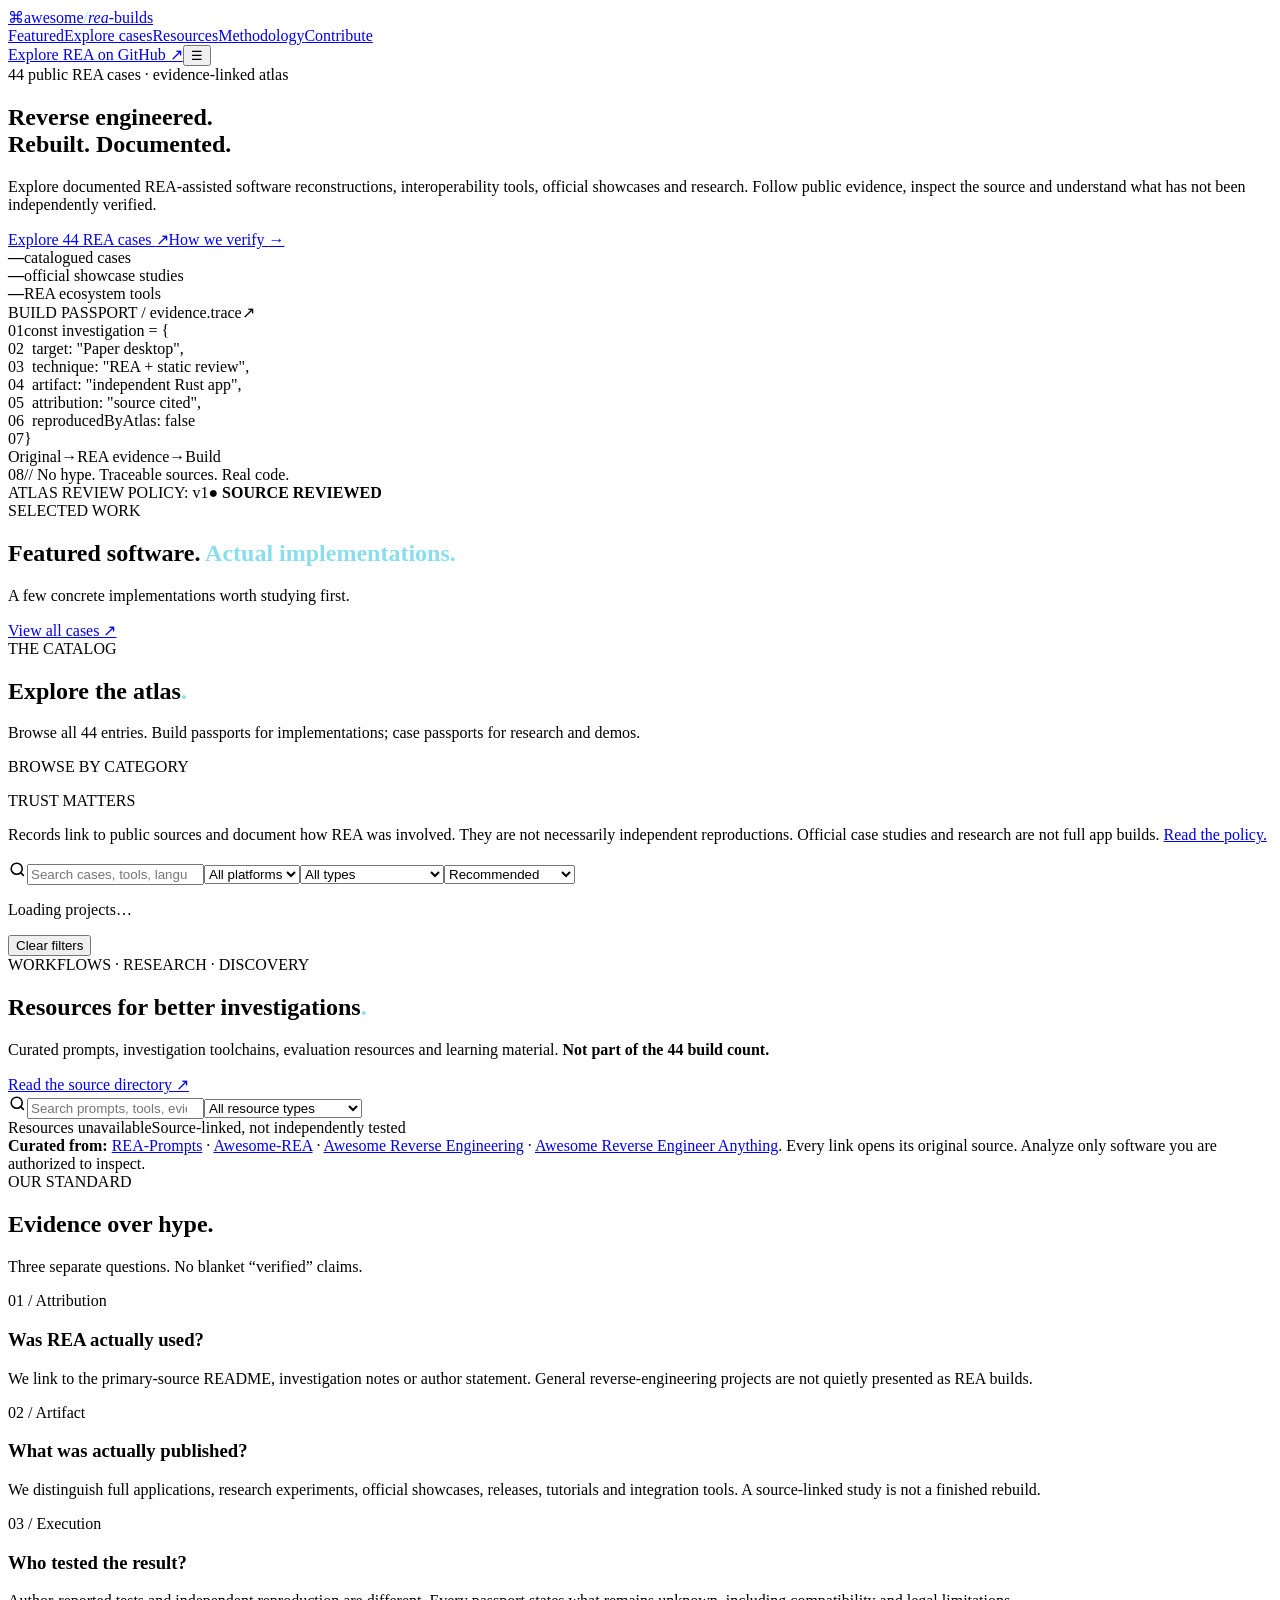
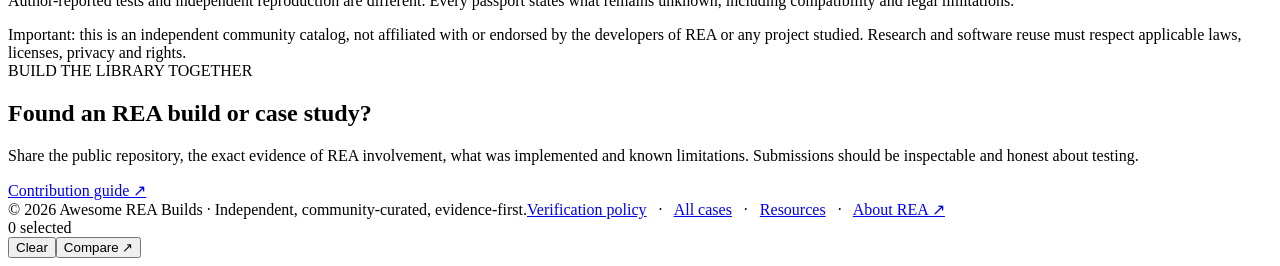
<file: website/src/index.template.html>
<!doctype html>
<html lang="en">
<head>
<meta charset="utf-8"/>
<meta name="viewport" content="width=device-width, initial-scale=1"/>
<meta name="theme-color" content="#080d17"/>
<meta name="description" content="Browse 44 public REA cases: reconstructed apps, interoperability tools, original research, official showcases and learning guides. Check provenance and limits."/>
<meta property="og:title" content="Awesome REA Builds — Reverse engineered. Rebuilt. Documented."/>
<meta property="og:description" content="A curated, evidence-backed atlas of real REA-powered software builds."/>
<title>Awesome REA Builds — The evidence-backed project atlas</title>
<style>/* INLINE_STYLES */</style>
</head>
<body>
<header class="topbar"><div class="shell"><a class="brand" href="#top" aria-label="Awesome REA Builds home"><span class="brand-icon">⌘</span><span>awesome<span style="color:#83e9f5">/</span><em>rea</em>-builds</span></a><nav id="navlinks" class="navlinks" aria-label="Main navigation"><a href="#featured">Featured</a><a href="#atlas">Explore cases</a><a href="#resources">Resources</a><a href="#methodology">Methodology</a><a href="#contribute">Contribute</a></nav><a class="gh-link" id="header-github" href="https://github.com/morluto/rea" target="_blank" rel="noopener noreferrer">Explore REA on GitHub ↗</a><button class="nav-toggle" id="nav-toggle" aria-expanded="false" aria-controls="navlinks" aria-label="Toggle navigation">☰</button></div></header>
<main id="top">
<section class="hero-wrap"><div class="shell hero"><div><div class="eyebrow"><i class="live-dot"></i> 44 public REA cases · evidence-linked atlas</div><h1>Reverse engineered.<br><span>Rebuilt. Documented.</span></h1><p class="hero-desc">Explore documented REA-assisted software reconstructions, interoperability tools, official showcases and research. Follow public evidence, inspect the source and understand what has not been independently verified.</p><div class="cta-row"><a href="#atlas" class="btn btn-primary">Explore 44 REA cases <span aria-hidden="true">↗</span></a><a href="#methodology" class="btn btn-ghost">How we verify <span aria-hidden="true">→</span></a></div><div class="hero-meta"><div><b id="total-hero">—</b><span>catalogued cases</span></div><div><b id="apps-hero">—</b><span>official showcase studies</span></div><div><b id="tools-hero">—</b><span>REA ecosystem tools</span></div></div></div><div style="position:relative"><div class="orb"></div><div class="terminal" aria-label="Diagram showing research, REA evidence and rebuild workflow"><div class="terminal-head"><div class="traffic"><i></i><i></i><i></i></div><span class="term-label">BUILD PASSPORT / evidence.trace</span><span>↗</span></div><div class="terminal-body"><div class="term-line"><span class="term-num">01</span><span class="term-main"><span class="term-purple">const</span> investigation = {</span></div><div class="term-line"><span class="term-num">02</span><span class="term-main">&nbsp; target: <span class="term-mint">"Paper desktop"</span>,</span></div><div class="term-line"><span class="term-num">03</span><span class="term-main">&nbsp; technique: <span class="term-mint">"REA + static review"</span>,</span></div><div class="term-line"><span class="term-num">04</span><span class="term-main">&nbsp; artifact: <span class="term-mint">"independent Rust app"</span>,</span></div><div class="term-line"><span class="term-num">05</span><span class="term-main">&nbsp; attribution: <span class="term-cyan">"source cited"</span>,</span></div><div class="term-line"><span class="term-num">06</span><span class="term-main">&nbsp; reproducedByAtlas: <span class="term-purple">false</span></span></div><div class="term-line"><span class="term-num">07</span><span class="term-main">}</span></div><div class="workflow"><span class="workflow-step">Original</span><span class="workflow-arrow">→</span><span class="workflow-step">REA evidence</span><span class="workflow-arrow">→</span><span class="workflow-step">Build</span></div><div class="term-line"><span class="term-num">08</span><span class="term-muted">// No hype. Traceable sources. Real code.</span></div><div class="term-status"><span>ATLAS REVIEW POLICY: v1</span><strong>● SOURCE REVIEWED</strong></div></div></div></div></div></section>
<section class="section shell" id="featured"><div class="sectionhead"><div><div class="kicker">SELECTED WORK</div><h2 class="heading">Featured software. <span style="color:#89ddec">Actual implementations.</span></h2><p class="subheading">A few concrete implementations worth studying first.</p></div><a href="#atlas" class="section-link">View all cases ↗</a></div><div id="featured-grid" class="featured-grid" aria-live="polite"></div></section>
<section class="section atlas-section" id="atlas"><div class="shell"><div class="sectionhead"><div><div class="kicker">THE CATALOG</div><h2 class="heading">Explore the atlas<span style="color:#89e1f1">.</span></h2><p class="subheading">Browse all 44 entries. Build passports for implementations; case passports for research and demos.</p></div></div><div class="atlas-layout"><aside class="aside" aria-label="Project categories"><p class="aside-title">BROWSE BY CATEGORY</p><div id="categories" class="category-list"></div><div class="aside-divider"></div><p class="aside-title">TRUST MATTERS</p><p class="aside-note">Records link to public sources and document how REA was involved. They are not necessarily independent reproductions. Official case studies and research are not full app builds. <a href="#methodology">Read the policy.</a></p></aside><div><div class="toolbar"><label for="search" class="searchbox"><svg width="19" height="19" viewBox="0 0 24 24" fill="none" stroke="currentColor" stroke-width="2" aria-hidden="true"><circle cx="11" cy="11" r="7"/><path d="m20 20-4-4"/></svg><input type="search" id="search" placeholder="Search cases, tools, languages, targets…" autocomplete="off" aria-label="Search projects"/></label><select id="platform" aria-label="Filter by platform"><option value="">All platforms</option><option>Windows</option><option>macOS</option><option>Linux</option><option>Web</option></select><select id="kind" aria-label="Filter by kind"><option value="">All types</option><option value="Reconstructed application">Rebuilt apps</option><option value="Interoperability implementation">Interoperability</option><option value="Tool built for REA">REA tools</option><option value="Official case study">Official studies</option><option value="Research &amp; analysis">Research &amp; analysis</option><option value="Learning material">Learning guides</option></select><select id="sort" aria-label="Sort projects"><option value="featured">Recommended</option><option value="name">A → Z</option><option value="reviewed">Recently reviewed</option></select></div><div class="catalog-heading"><p id="result-count" aria-live="polite">Loading projects…</p><button id="reset" class="clear-btn">Clear filters</button></div><div id="projects-grid" class="projects-grid"></div><div id="empty" class="empty" hidden><strong>No matching projects</strong>Try broadening your search or clearing a filter.</div></div></div></div></section>

<section class="section resource-section" id="resources"><div class="shell">
<div class="sectionhead"><div><div class="kicker">WORKFLOWS · RESEARCH · DISCOVERY</div><h2 class="heading">Resources for better investigations<span style="color:#89e1f1">.</span></h2>
<p class="subheading">Curated prompts, investigation toolchains, evaluation resources and learning material. <strong>Not part of the 44 build count.</strong></p></div><a class="section-link" href="https://github.com/notsointresting/awesome-rea-builds/blob/main/docs/RESOURCES.md" target="_blank" rel="noopener noreferrer">Read the source directory ↗</a></div>
<div class="resource-toolbar"><label for="resource-search" class="searchbox"><svg width="19" height="19" viewBox="0 0 24 24" fill="none" stroke="currentColor" stroke-width="2" aria-hidden="true"><circle cx="11" cy="11" r="7"/><path d="m20 20-4-4"/></svg><input type="search" id="resource-search" placeholder="Search prompts, tools, evidence checks…" aria-label="Search learning resources"></label><select id="resource-category" aria-label="Filter resource type"><option value="">All resource types</option><option>Workflows &amp; prompts</option><option>Discovery &amp; evaluation</option><option>Tools &amp; foundations</option><option>Learning &amp; practice</option></select></div>
<div class="resource-metadata"><span id="resource-count" aria-live="polite">Loading resources…</span><span>Source-linked, not independently tested</span></div>
<div class="resource-grid" id="resource-grid"></div><div class="resource-empty" id="resource-empty" hidden>No resources match your search.</div>
<div class="resource-sources"><strong>Curated from:</strong> <a href="https://github.com/JoasASantos/REA-Prompts" target="_blank" rel="noopener noreferrer">REA-Prompts</a> · <a href="https://github.com/reacher-z/Awesome-REA" target="_blank" rel="noopener noreferrer">Awesome-REA</a> · <a href="https://github.com/morluto/awesome-reverse-engineering" target="_blank" rel="noopener noreferrer">Awesome Reverse Engineering</a> · <a href="https://github.com/AIshihzong/awesome-reverse-engineer-anything" target="_blank" rel="noopener noreferrer">Awesome Reverse Engineer Anything</a>. Every link opens its original source. Analyze only software you are authorized to inspect.</div></div></section>
<section class="section methods" id="methodology"><div class="shell"><div class="kicker">OUR STANDARD</div><h2 class="heading">Evidence over hype.</h2><p class="subheading">Three separate questions. No blanket “verified” claims.</p><div class="methods-grid"><div class="method"><div class="step">01 / Attribution</div><h3>Was REA actually used?</h3><p>We link to the primary-source README, investigation notes or author statement. General reverse-engineering projects are not quietly presented as REA builds.</p></div><div class="method"><div class="step">02 / Artifact</div><h3>What was actually published?</h3><p>We distinguish full applications, research experiments, official showcases, releases, tutorials and integration tools. A source-linked study is not a finished rebuild.</p></div><div class="method"><div class="step">03 / Execution</div><h3>Who tested the result?</h3><p>Author-reported tests and independent reproduction are different. Every passport states what remains unknown, including compatibility and legal limitations.</p></div></div><div class="notice">Important: this is an independent community catalog, not affiliated with or endorsed by the developers of REA or any project studied. Research and software reuse must respect applicable laws, licenses, privacy and rights.</div></div></section>
<section class="section shell" id="contribute"><div class="contribute"><div><div class="kicker">BUILD THE LIBRARY TOGETHER</div><h2>Found an REA build or case study?</h2><p>Share the public repository, the exact evidence of REA involvement, what was implemented and known limitations. Submissions should be inspectable and honest about testing.</p></div><a class="btn btn-primary" id="contribute-link" href="https://github.com" target="_blank" rel="noopener noreferrer">Contribution guide ↗</a></div></section>
</main><footer class="foot"><div class="shell"><span>© 2026 Awesome REA Builds · Independent, community-curated, evidence-first.</span><span><a href="#methodology">Verification policy</a> &nbsp; · &nbsp; <a href="#atlas">All cases</a> &nbsp; · &nbsp; <a href="#resources">Resources</a> &nbsp; · &nbsp; <a href="https://github.com/morluto/rea" target="_blank" rel="noopener noreferrer">About REA ↗</a></span></div></footer>
<div id="comparebar" class="comparebar" role="status" aria-live="polite"><span id="compare-label">0 selected</span><div class="actions"><button class="btn" id="compare-clear">Clear</button><button class="btn btn-primary" id="compare-open">Compare ↗</button></div></div>
<div id="overlay" class="overlay" aria-hidden="true"><section class="dialog" role="dialog" aria-modal="true" aria-labelledby="dialog-title"><div id="dialog-content"></div></section></div>
<script type="application/json" id="build-data">/* INLINE_DATA */</script>
<script type="application/json" id="resource-data">/* INLINE_RESOURCES */</script>
<script>/* INLINE_APP */</script>
<script>
(function(){
const target=document.getElementById('resource-grid'), search=document.getElementById('resource-search'), category=document.getElementById('resource-category'), count=document.getElementById('resource-count'), empty=document.getElementById('resource-empty');
if(!target||!search||!category)return;
let all=[];
try{all=JSON.parse(document.getElementById('resource-data').textContent).resources||[]}catch(e){count.textContent='Resources unavailable';return}
const make=(tag,cl,txt)=>{const el=document.createElement(tag);if(cl)el.className=cl;el.textContent=txt;return el};
const render=()=>{const q=search.value.toLowerCase().trim(),kind=category.value;const shown=all.filter(r=>(!kind||r.category===kind)&&(!q||[r.title,r.description,r.category,r.origin,r.scope].join(' ').toLowerCase().includes(q)));target.replaceChildren();for(const r of shown){const card=make('article','resource-card',''),head=make('div','resource-card-head',''),type=make('span','resource-type',r.category),scope=make('span','resource-scope',r.scope);head.append(type,scope);const title=make('a','resource-title',r.title);title.href=r.url;title.target='_blank';title.rel='noopener noreferrer';const desc=make('p','resource-desc',r.description),foot=make('div','resource-origin','Via '+r.origin);card.append(head,title,desc,foot);target.append(card)}count.textContent=shown.length+' of '+all.length+' resources';empty.hidden=shown.length!==0;};
search.addEventListener('input',render);category.addEventListener('change',render);render();
})();
</script>
</body>
</html>
</file>
